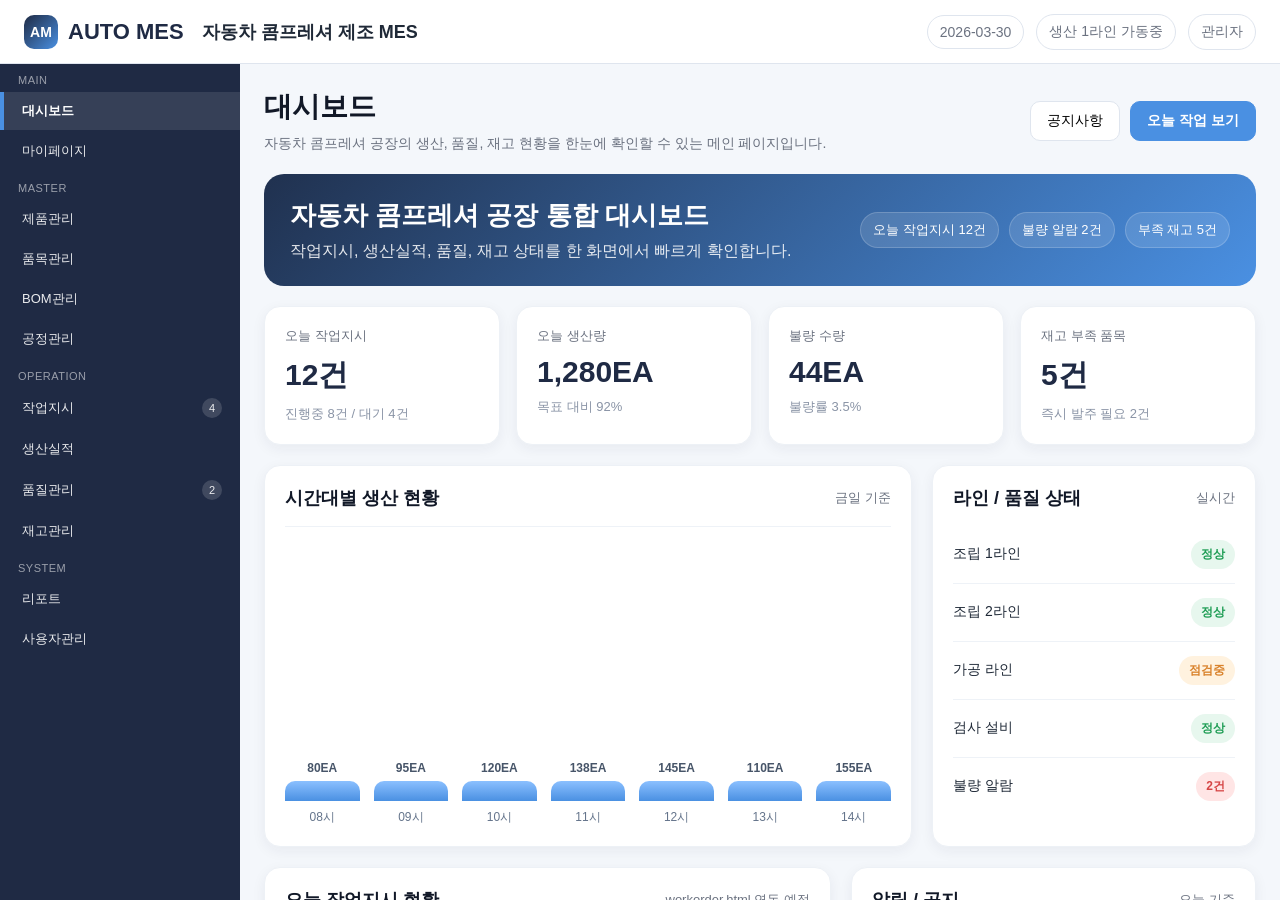
<file: workspace_html/html/index.html>
<!DOCTYPE html>
<html lang="ko">

<head>
    <meta charset="UTF-8" />
    <meta name="viewport" content="width=device-width, initial-scale=1.0" />
    <title>AUTO MES | 대시보드</title>
    <script src="../js/common.js" defer></script>
    <link rel="stylesheet" href="../css/common.css" />
    <link rel="stylesheet" href="../css/page.css" />
</head>

<body>
    <header class="header">
        <div class="header-left">
            
            <a href="./index.html" class="logo">
                <span class="logo-mark">AM</span>
                <span>AUTO MES</span>
            </a>
            
            <div class="header-title">자동차 콤프레셔 제조 MES</div>
        </div>

        <div class="header-right">
            <div class="header-chip">2026-03-30</div>
            <div class="header-chip">생산 1라인 가동중</div>
            <div class="header-chip">관리자</div>
        </div>
        <button type="button" class="menu-toggle" id="menuToggle">☰</button>
    </header>

    <div class="layout">
        <aside class="snb" id="snb">
            <div class="snb-section">
                <div class="snb-title">MAIN</div>
                <ul class="snb-menu">
                    <li class="active"><a href="./index.html">대시보드</a></li>
                    <li><a href="./mypage.html">마이페이지</a></li>
                </ul>
            </div>

            <div class="snb-section">
                <div class="snb-title">MASTER</div>
                <ul class="snb-menu">
                    <li><a href="./product.html">제품관리</a></li>
                    <li><a href="./item.html">품목관리</a></li>
                    <li><a href="./bom.html">BOM관리</a></li>
                    <li><a href="./process.html">공정관리</a></li>
                </ul>
            </div>

            <div class="snb-section">
                <div class="snb-title">OPERATION</div>
                <ul class="snb-menu">
                    <li><a href="./workorder.html">작업지시 <span class="menu-badge">4</span></a></li>
                    <li><a href="./production.html">생산실적</a></li>
                    <li><a href="./quality.html">품질관리 <span class="menu-badge">2</span></a></li>
                    <li><a href="./stock.html">재고관리</a></li>
                </ul>
            </div>

            <div class="snb-section">
                <div class="snb-title">SYSTEM</div>
                <ul class="snb-menu">
                    <li><a href="./report.html">리포트</a></li>
                    <li><a href="./user.html">사용자관리</a></li>
                </ul>
            </div>
        </aside>

        <div class="snb-overlay" id="snbOverlay"></div>

        <main class="content">
            <div class="page-head">
                <div class="page-head-left">
                    <h1>대시보드</h1>
                    <p>자동차 콤프레셔 공장의 생산, 품질, 재고 현황을 한눈에 확인할 수 있는 메인 페이지입니다.</p>
                </div>

                <div class="page-actions">
                    <button class="btn" type="button">공지사항</button>
                    <button class="btn primary" type="button">오늘 작업 보기</button>
                </div>
            </div>

            <section class="hero-banner">
                <div>
                    <h2>자동차 콤프레셔 공장 통합 대시보드</h2>
                    <p>작업지시, 생산실적, 품질, 재고 상태를 한 화면에서 빠르게 확인합니다.</p>
                </div>

                <div class="pill-row">
                    <span class="pill">오늘 작업지시 12건</span>
                    <span class="pill">불량 알람 2건</span>
                    <span class="pill">부족 재고 5건</span>
                </div>
            </section>

            <section class="top-cards">
                <div class="card">
                    <div class="card-label">오늘 작업지시</div>
                    <div class="card-value">12건</div>
                    <div class="card-meta">진행중 8건 / 대기 4건</div>
                </div>

                <div class="card">
                    <div class="card-label">오늘 생산량</div>
                    <div class="card-value">1,280EA</div>
                    <div class="card-meta">목표 대비 92%</div>
                </div>

                <div class="card">
                    <div class="card-label">불량 수량</div>
                    <div class="card-value">44EA</div>
                    <div class="card-meta">불량률 3.5%</div>
                </div>

                <div class="card">
                    <div class="card-label">재고 부족 품목</div>
                    <div class="card-value">5건</div>
                    <div class="card-meta">즉시 발주 필요 2건</div>
                </div>
            </section>

            <section class="grid-2">
                <div class="card">
                    <div class="section-title">
                        <h2>시간대별 생산 현황</h2>
                        <span>금일 기준</span>
                    </div>

                    <div class="chart-box">
                        <div class="bar-item">
                            <strong>80EA</strong>
                            <div class="bar" style="height:42%"></div>
                            <p>08시</p>
                        </div>
                        <div class="bar-item">
                            <strong>95EA</strong>
                            <div class="bar" style="height:52%"></div>
                            <p>09시</p>
                        </div>
                        <div class="bar-item">
                            <strong>120EA</strong>
                            <div class="bar" style="height:66%"></div>
                            <p>10시</p>
                        </div>
                        <div class="bar-item">
                            <strong>138EA</strong>
                            <div class="bar" style="height:78%"></div>
                            <p>11시</p>
                        </div>
                        <div class="bar-item">
                            <strong>145EA</strong>
                            <div class="bar" style="height:86%"></div>
                            <p>12시</p>
                        </div>
                        <div class="bar-item">
                            <strong>110EA</strong>
                            <div class="bar" style="height:62%"></div>
                            <p>13시</p>
                        </div>
                        <div class="bar-item">
                            <strong>155EA</strong>
                            <div class="bar" style="height:92%"></div>
                            <p>14시</p>
                        </div>
                    </div>
                </div>

                <div class="card">
                    <div class="section-title">
                        <h2>라인 / 품질 상태</h2>
                        <span>실시간</span>
                    </div>

                    <ul class="status-list">
                        <li><span>조립 1라인</span><span class="badge ok">정상</span></li>
                        <li><span>조립 2라인</span><span class="badge ok">정상</span></li>
                        <li><span>가공 라인</span><span class="badge warn">점검중</span></li>
                        <li><span>검사 설비</span><span class="badge ok">정상</span></li>
                        <li><span>불량 알람</span><span class="badge danger">2건</span></li>
                    </ul>
                </div>
            </section>

            <section class="grid-bottom">
                <div class="card">
                    <div class="section-title">
                        <h2>오늘 작업지시 현황</h2>
                        <span>workorder.html 연동 예정</span>
                    </div>

                    <div class="table-wrap">
                        <table>
                            <thead>
                                <tr>
                                    <th>작업번호</th>
                                    <th>제품명</th>
                                    <th>공정</th>
                                    <th>진행률</th>
                                    <th>상태</th>
                                </tr>
                            </thead>
                            <tbody>
                                <tr>
                                    <td>WO-260330-001</td>
                                    <td>COMP-A100</td>
                                    <td>조립</td>
                                    <td>
                                        <div class="progress-wrap">
                                            <div class="progress-bar" style="width:75%"></div>
                                        </div>
                                        75%
                                    </td>
                                    <td>진행중</td>
                                </tr>
                                <tr>
                                    <td>WO-260330-002</td>
                                    <td>COMP-B210</td>
                                    <td>가공</td>
                                    <td>
                                        <div class="progress-wrap">
                                            <div class="progress-bar" style="width:48%"></div>
                                        </div>
                                        48%
                                    </td>
                                    <td>진행중</td>
                                </tr>
                                <tr>
                                    <td>WO-260330-003</td>
                                    <td>COMP-E300</td>
                                    <td>검사</td>
                                    <td>
                                        <div class="progress-wrap">
                                            <div class="progress-bar" style="width:100%"></div>
                                        </div>
                                        100%
                                    </td>
                                    <td>완료</td>
                                </tr>
                                <tr>
                                    <td>WO-260330-004</td>
                                    <td>COMP-H120</td>
                                    <td>포장</td>
                                    <td>
                                        <div class="progress-wrap">
                                            <div class="progress-bar" style="width:22%"></div>
                                        </div>
                                        22%
                                    </td>
                                    <td>대기</td>
                                </tr>
                            </tbody>
                        </table>
                    </div>
                </div>

                <div class="card">
                    <div class="section-title">
                        <h2>알림 / 공지</h2>
                        <span>오늘 기준</span>
                    </div>

                    <ul class="notice-list">
                        <li>
                            <div>
                                <strong>가공 라인 정기 점검 예정</strong>
                                <p>설비관리 · 오전 09:00</p>
                            </div>
                            <span class="badge warn">점검</span>
                        </li>
                        <li>
                            <div>
                                <strong>COMP-A100 자재 재고 부족</strong>
                                <p>재고관리 · 오전 08:35</p>
                            </div>
                            <span class="badge danger">긴급</span>
                        </li>
                        <li>
                            <div>
                                <strong>조립 1라인 생산 목표 90% 달성</strong>
                                <p>생산실적 · 오전 08:10</p>
                            </div>
                            <span class="badge ok">정상</span>
                        </li>
                        <li>
                            <div>
                                <strong>금일 품질 검사 계획 등록 완료</strong>
                                <p>품질관리 · 오전 07:50</p>
                            </div>
                            <span class="badge ok">완료</span>
                        </li>
                    </ul>
                </div>
            </section>
        </main>
    </div>
</body>

</html>
</file>
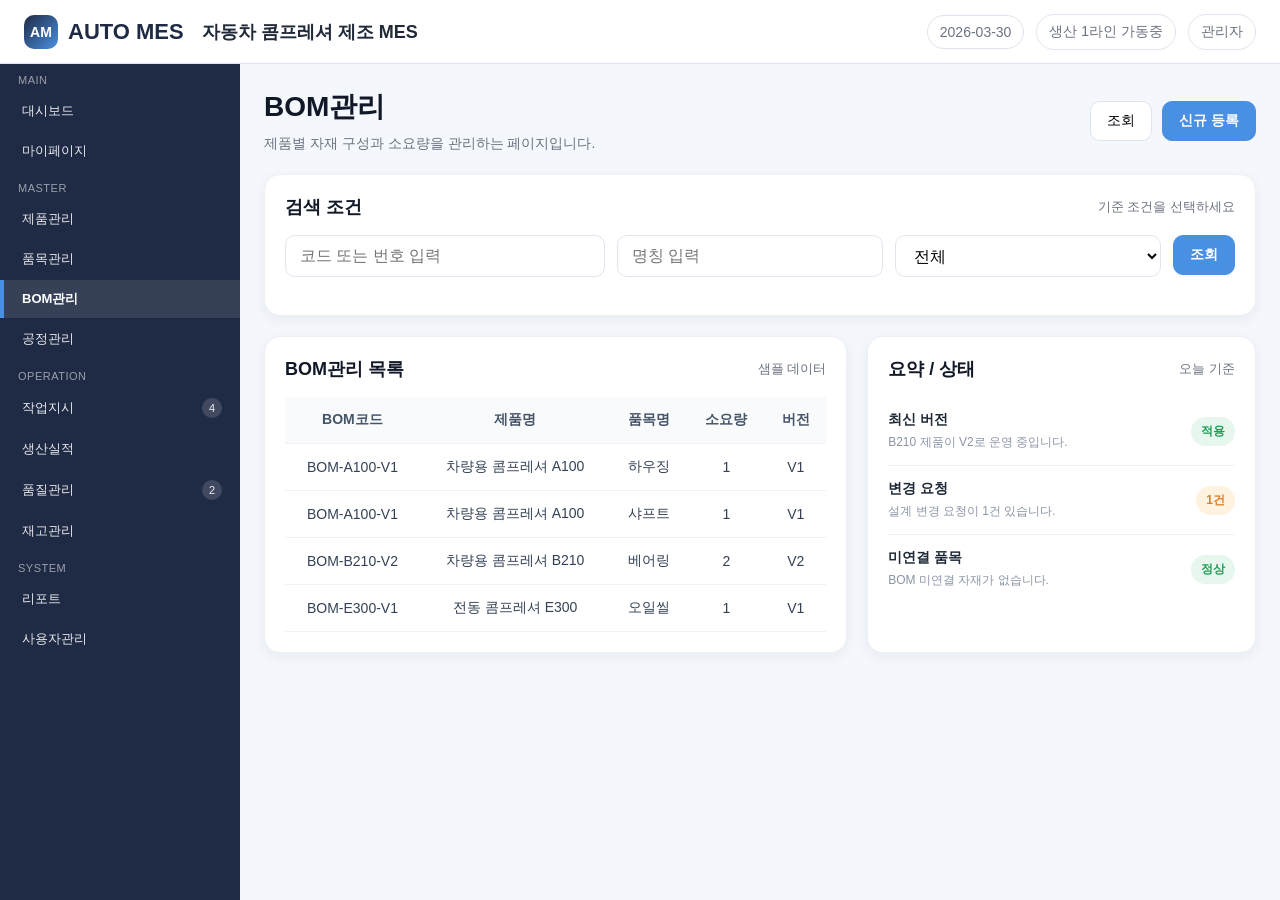
<file: workspace_html/html/bom.html>
<!DOCTYPE html>
<html lang="ko">

<head>
    <meta charset="UTF-8" />
    <meta name="viewport" content="width=device-width, initial-scale=1.0" />
    <title>AUTO MES | BOM관리</title>
    <script src="../js/common.js" defer></script>
    <link rel="stylesheet" href="../css/common.css" />
    <link rel="stylesheet" href="../css/page.css" />
</head>

<body>
    <header class="header">
        <div class="header-left"><a href="./index.html" class="logo"><span class="logo-mark">AM</span><span>AUTO
                    MES</span></a>
            <div class="header-title">자동차 콤프레셔 제조 MES</div>
        </div>
        <div class="header-right">
            <div class="header-chip">2026-03-30</div>
            <div class="header-chip">생산 1라인 가동중</div>
            <div class="header-chip">관리자</div>
        </div>
        <button type="button" class="menu-toggle" id="menuToggle">☰</button>
    </header>
    <div class="layout">
        <aside class="snb" id="snb">
            <div class="snb-section">
                <div class="snb-title">MAIN</div>
                <ul class="snb-menu">
                    <li><a href="./index.html">대시보드</a></li>
                    <li><a href="./mypage.html">마이페이지</a></li>
                </ul>
            </div>

            <div class="snb-section">
                <div class="snb-title">MASTER</div>
                <ul class="snb-menu">
                    <li><a href="./product.html">제품관리</a></li>
                    <li><a href="./item.html">품목관리</a></li>
                    <li class="active"><a href="./bom.html">BOM관리</a></li>
                    <li><a href="./process.html">공정관리</a></li>
                </ul>
            </div>

            <div class="snb-section">
                <div class="snb-title">OPERATION</div>
                <ul class="snb-menu">
                    <li><a href="./workorder.html">작업지시 <span class="menu-badge">4</span></a></li>
                    <li><a href="./production.html">생산실적</a></li>
                    <li><a href="./quality.html">품질관리 <span class="menu-badge">2</span></a></li>
                    <li><a href="./stock.html">재고관리</a></li>
                </ul>
            </div>

            <div class="snb-section">
                <div class="snb-title">SYSTEM</div>
                <ul class="snb-menu">
                    <li><a href="./report.html">리포트</a></li>
                    <li><a href="./user.html">사용자관리</a></li>
                </ul>
            </div>
        </aside>

        <div class="snb-overlay" id="snbOverlay"></div>
        <main class="content">
            <div class="page-head">
                <div class="page-head-left">
                    <h1>BOM관리</h1>
                    <p>제품별 자재 구성과 소요량을 관리하는 페이지입니다.</p>
                </div>
                <div class="page-actions"><button class="btn" type="button">조회</button><button class="btn primary"
                        type="button">신규 등록</button></div>
            </div>
            <section class="card" style="margin-bottom:20px">
                <div class="section-title">
                    <h2>검색 조건</h2><span>기준 조건을 선택하세요</span>
                </div>
                <div class="search-row"><input class="input" type="text" placeholder="코드 또는 번호 입력" /><input
                        class="input" type="text" placeholder="명칭 입력" /><select class="select">
                        <option>전체</option>
                        <option>사용</option>
                        <option>미사용</option>
                    </select><button class="btn primary" type="button">조회</button></div>
            </section>
            <section class="panel-grid">
                <div class="card">
                    <div class="section-title">
                        <h2>BOM관리 목록</h2><span>샘플 데이터</span>
                    </div>
                    <div class="table-wrap">
                        <table>
                            <thead>
                                <tr>
                                    <th>BOM코드</th>
                                    <th>제품명</th>
                                    <th>품목명</th>
                                    <th>소요량</th>
                                    <th>버전</th>
                                </tr>
                            </thead>
                            <tbody>
                                <tr>
                                    <td>BOM-A100-V1</td>
                                    <td>차량용 콤프레셔 A100</td>
                                    <td>하우징</td>
                                    <td>1</td>
                                    <td>V1</td>
                                </tr>
                                <tr>
                                    <td>BOM-A100-V1</td>
                                    <td>차량용 콤프레셔 A100</td>
                                    <td>샤프트</td>
                                    <td>1</td>
                                    <td>V1</td>
                                </tr>
                                <tr>
                                    <td>BOM-B210-V2</td>
                                    <td>차량용 콤프레셔 B210</td>
                                    <td>베어링</td>
                                    <td>2</td>
                                    <td>V2</td>
                                </tr>
                                <tr>
                                    <td>BOM-E300-V1</td>
                                    <td>전동 콤프레셔 E300</td>
                                    <td>오일씰</td>
                                    <td>1</td>
                                    <td>V1</td>
                                </tr>
                            </tbody>
                        </table>
                    </div>
                </div>
                <div class="card">
                    <div class="section-title">
                        <h2>요약 / 상태</h2><span>오늘 기준</span>
                    </div>
                    <ul class="summary-list">
                        <li>
                            <div><strong>최신 버전</strong>
                                <p>B210 제품이 V2로 운영 중입니다.</p>
                            </div><span class="badge ok">적용</span>
                        </li>
                        <li>
                            <div><strong>변경 요청</strong>
                                <p>설계 변경 요청이 1건 있습니다.</p>
                            </div><span class="badge warn">1건</span>
                        </li>
                        <li>
                            <div><strong>미연결 품목</strong>
                                <p>BOM 미연결 자재가 없습니다.</p>
                            </div><span class="badge ok">정상</span>
                        </li>
                    </ul>
                </div>
            </section>
        </main>
    </div>
</body>

</html>
</file>
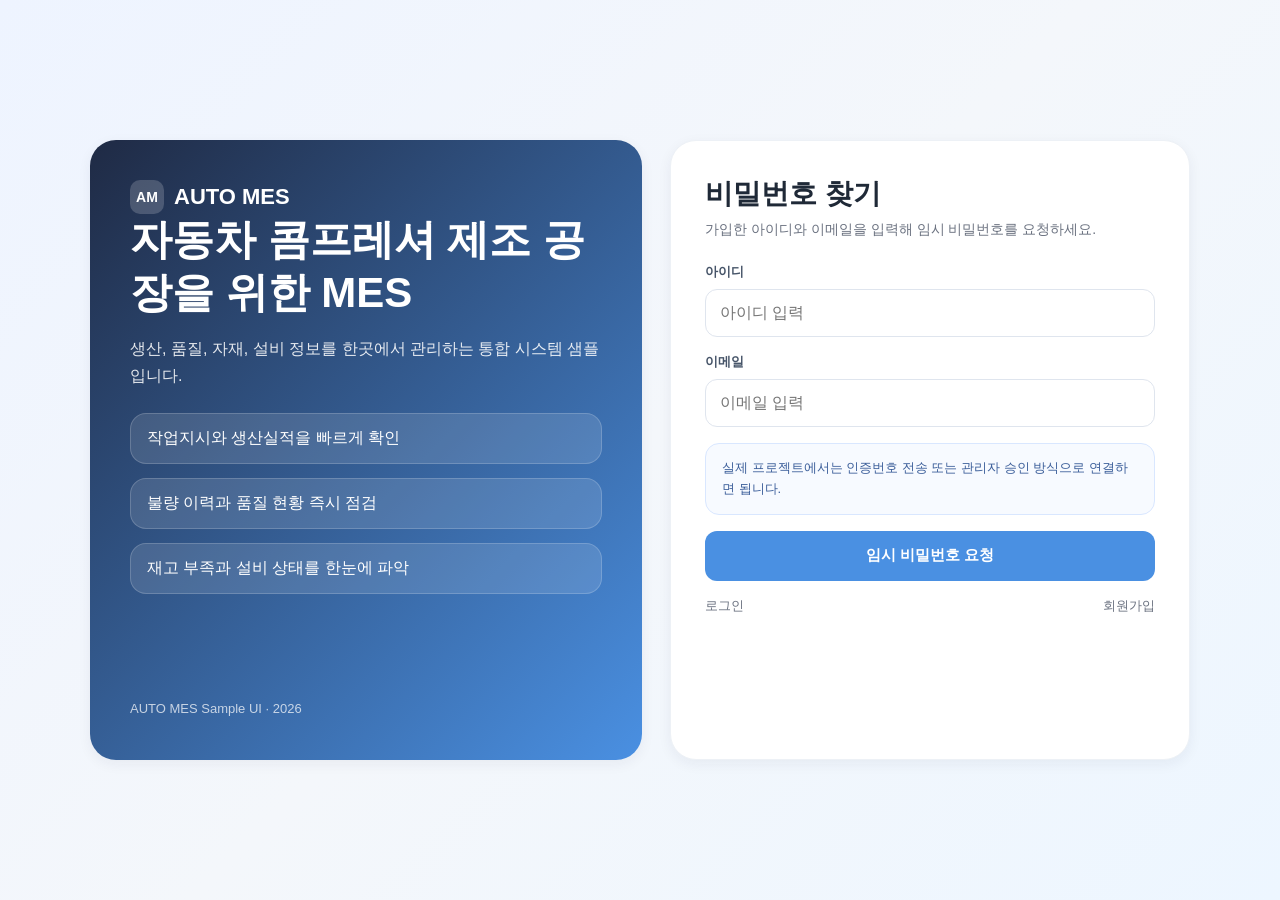
<file: workspace_html/html/findpw.html>
<!DOCTYPE html>
<html lang="ko">

<head>
    <meta charset="UTF-8" />
    <meta name="viewport" content="width=device-width, initial-scale=1.0" />
    <title>AUTO MES | 비밀번호 찾기</title>
    <link rel="stylesheet" href="../css/common.css" />
    <link rel="stylesheet" href="../css/auth.css" />
</head>

<body class="auth-body">
    <div class="auth-wrap">
        <section class="auth-visual">
            <div><a href="./login.html" class="logo" style="color:#fff"><span class="logo-mark"
                        style="background:rgba(255,255,255,.18)">AM</span><span>AUTO MES</span></a>
                <h1>자동차 콤프레셔 제조 공장을 위한 MES</h1>
                <p>생산, 품질, 자재, 설비 정보를 한곳에서 관리하는 통합 시스템 샘플입니다.</p>
                <ul class="auth-bullets">
                    <li>작업지시와 생산실적을 빠르게 확인</li>
                    <li>불량 이력과 품질 현황 즉시 점검</li>
                    <li>재고 부족과 설비 상태를 한눈에 파악</li>
                </ul>
            </div>
            <p style="font-size:13px;color:rgba(255,255,255,.72)">AUTO MES Sample UI · 2026</p>
        </section>
        <section class="auth-card">
            <div class="auth-title">
                <h2>비밀번호 찾기</h2>
                <p>가입한 아이디와 이메일을 입력해 임시 비밀번호를 요청하세요.</p>
            </div>
            <form class="auth-form">
                <div class="auth-row"><label>아이디</label><input class="auth-input" type="text" placeholder="아이디 입력" />
                </div>
                <div class="auth-row"><label>이메일</label><input class="auth-input" type="email" placeholder="이메일 입력" />
                </div>
                <div class="auth-note">실제 프로젝트에서는 인증번호 전송 또는 관리자 승인 방식으로 연결하면 됩니다.</div><button class="auth-btn"
                    type="button">임시 비밀번호 요청</button>
                <div class="auth-links"><a href="./login.html">로그인</a><a href="./signup.html">회원가입</a></div>
            </form>
        </section>
    </div>
</body>

</html>
</file>
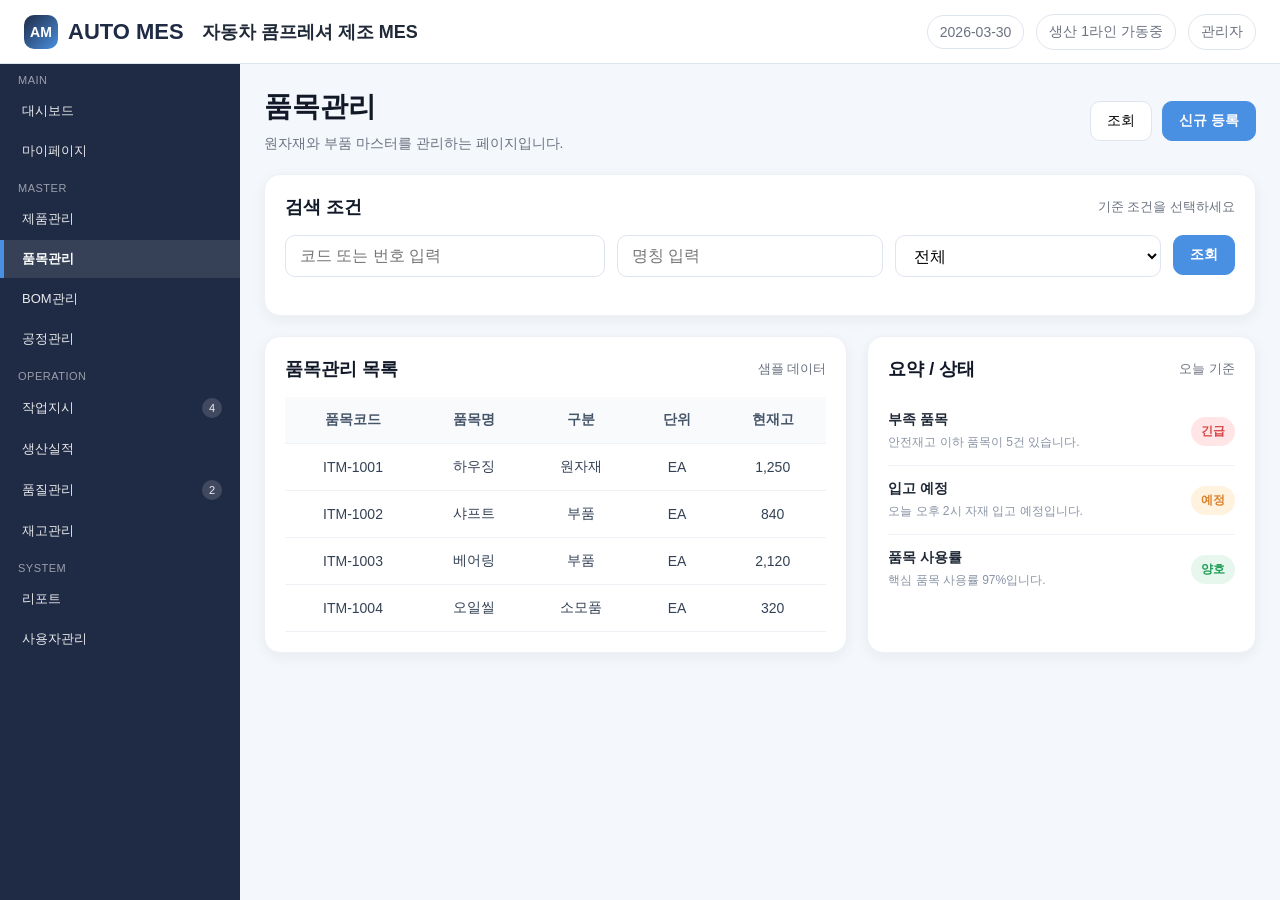
<file: workspace_html/html/item.html>
<!DOCTYPE html>
<html lang="ko">

<head>
    <meta charset="UTF-8" />
    <meta name="viewport" content="width=device-width, initial-scale=1.0" />
    <title>AUTO MES | 품목관리</title>
    <script src="../js/common.js" defer></script>
    <link rel="stylesheet" href="../css/common.css" />
    <link rel="stylesheet" href="../css/page.css" />
</head>

<body>
    <header class="header">
        <div class="header-left"><a href="./index.html" class="logo"><span class="logo-mark">AM</span><span>AUTO
                    MES</span></a>
            <div class="header-title">자동차 콤프레셔 제조 MES</div>
        </div>
        <div class="header-right">
            <div class="header-chip">2026-03-30</div>
            <div class="header-chip">생산 1라인 가동중</div>
            <div class="header-chip">관리자</div>
        </div>
        <button type="button" class="menu-toggle" id="menuToggle">☰</button>
    </header>
    <div class="layout">
        <aside class="snb" id="snb">
            <div class="snb-section">
                <div class="snb-title">MAIN</div>
                <ul class="snb-menu">
                    <li><a href="./index.html">대시보드</a></li>
                    <li><a href="./mypage.html">마이페이지</a></li>
                </ul>
            </div>

            <div class="snb-section">
                <div class="snb-title">MASTER</div>
                <ul class="snb-menu">
                    <li><a href="./product.html">제품관리</a></li>
                    <li class="active"><a href="./item.html">품목관리</a></li>
                    <li><a href="./bom.html">BOM관리</a></li>
                    <li><a href="./process.html">공정관리</a></li>
                </ul>
            </div>

            <div class="snb-section">
                <div class="snb-title">OPERATION</div>
                <ul class="snb-menu">
                    <li><a href="./workorder.html">작업지시 <span class="menu-badge">4</span></a></li>
                    <li><a href="./production.html">생산실적</a></li>
                    <li><a href="./quality.html">품질관리 <span class="menu-badge">2</span></a></li>
                    <li><a href="./stock.html">재고관리</a></li>
                </ul>
            </div>

            <div class="snb-section">
                <div class="snb-title">SYSTEM</div>
                <ul class="snb-menu">
                    <li><a href="./report.html">리포트</a></li>
                    <li><a href="./user.html">사용자관리</a></li>
                </ul>
            </div>
        </aside>

        <div class="snb-overlay" id="snbOverlay"></div>
        <main class="content">
            <div class="page-head">
                <div class="page-head-left">
                    <h1>품목관리</h1>
                    <p>원자재와 부품 마스터를 관리하는 페이지입니다.</p>
                </div>
                <div class="page-actions"><button class="btn" type="button">조회</button><button class="btn primary"
                        type="button">신규 등록</button></div>
            </div>
            <section class="card" style="margin-bottom:20px">
                <div class="section-title">
                    <h2>검색 조건</h2><span>기준 조건을 선택하세요</span>
                </div>
                <div class="search-row"><input class="input" type="text" placeholder="코드 또는 번호 입력" /><input
                        class="input" type="text" placeholder="명칭 입력" /><select class="select">
                        <option>전체</option>
                        <option>사용</option>
                        <option>미사용</option>
                    </select><button class="btn primary" type="button">조회</button></div>
            </section>
            <section class="panel-grid">
                <div class="card">
                    <div class="section-title">
                        <h2>품목관리 목록</h2><span>샘플 데이터</span>
                    </div>
                    <div class="table-wrap">
                        <table>
                            <thead>
                                <tr>
                                    <th>품목코드</th>
                                    <th>품목명</th>
                                    <th>구분</th>
                                    <th>단위</th>
                                    <th>현재고</th>
                                </tr>
                            </thead>
                            <tbody>
                                <tr>
                                    <td>ITM-1001</td>
                                    <td>하우징</td>
                                    <td>원자재</td>
                                    <td>EA</td>
                                    <td>1,250</td>
                                </tr>
                                <tr>
                                    <td>ITM-1002</td>
                                    <td>샤프트</td>
                                    <td>부품</td>
                                    <td>EA</td>
                                    <td>840</td>
                                </tr>
                                <tr>
                                    <td>ITM-1003</td>
                                    <td>베어링</td>
                                    <td>부품</td>
                                    <td>EA</td>
                                    <td>2,120</td>
                                </tr>
                                <tr>
                                    <td>ITM-1004</td>
                                    <td>오일씰</td>
                                    <td>소모품</td>
                                    <td>EA</td>
                                    <td>320</td>
                                </tr>
                            </tbody>
                        </table>
                    </div>
                </div>
                <div class="card">
                    <div class="section-title">
                        <h2>요약 / 상태</h2><span>오늘 기준</span>
                    </div>
                    <ul class="summary-list">
                        <li>
                            <div><strong>부족 품목</strong>
                                <p>안전재고 이하 품목이 5건 있습니다.</p>
                            </div><span class="badge danger">긴급</span>
                        </li>
                        <li>
                            <div><strong>입고 예정</strong>
                                <p>오늘 오후 2시 자재 입고 예정입니다.</p>
                            </div><span class="badge warn">예정</span>
                        </li>
                        <li>
                            <div><strong>품목 사용률</strong>
                                <p>핵심 품목 사용률 97%입니다.</p>
                            </div><span class="badge ok">양호</span>
                        </li>
                    </ul>
                </div>
            </section>
        </main>
    </div>
</body>

</html>
</file>
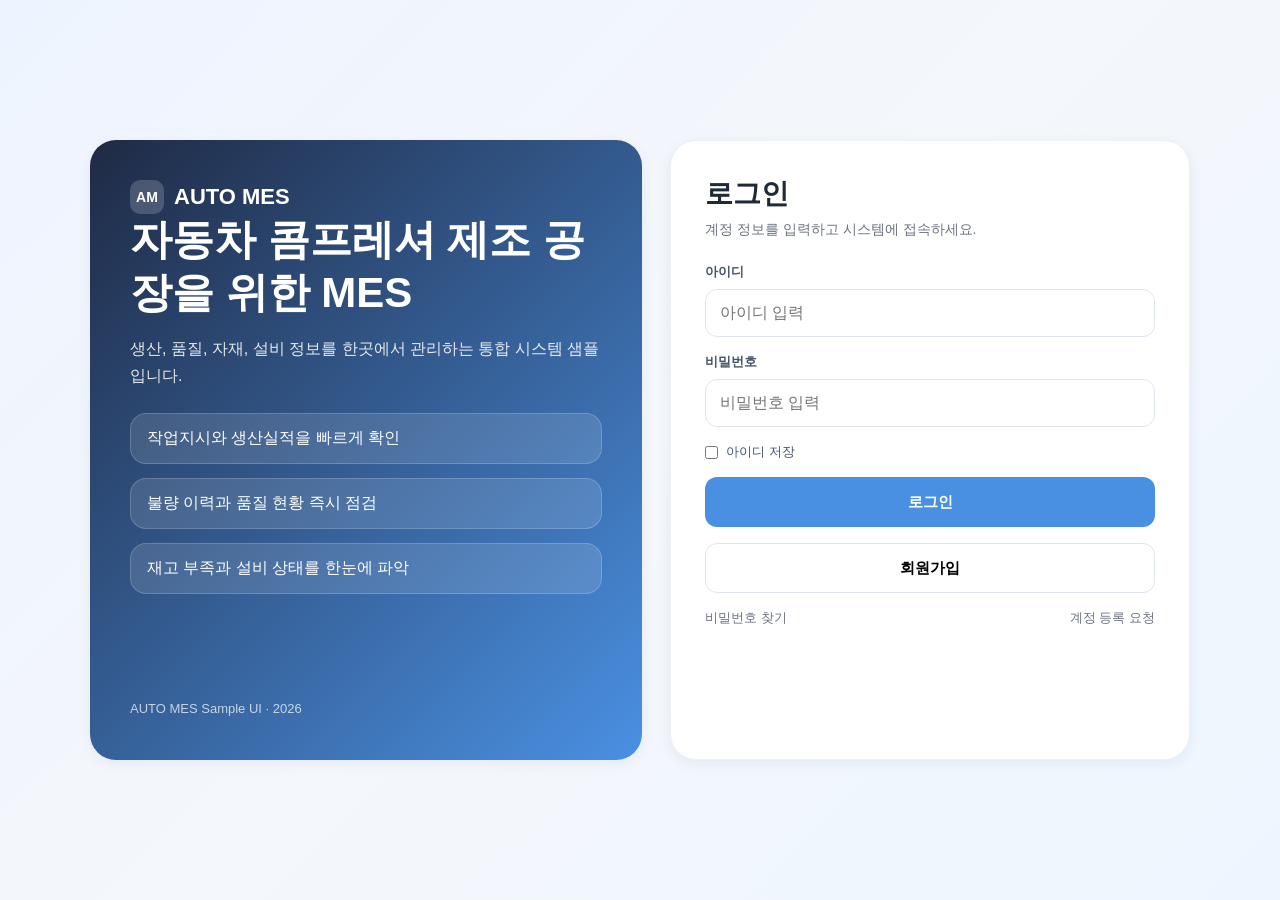
<file: workspace_html/html/login.html>
<!DOCTYPE html>
<html lang="ko">

<head>
    <meta charset="UTF-8" />
    <meta name="viewport" content="width=device-width, initial-scale=1.0" />
    <title>AUTO MES | 로그인</title>
    <link rel="stylesheet" href="../css/common.css" />
    <link rel="stylesheet" href="../css/auth.css" />
</head>

<body class="auth-body">
    <div class="auth-wrap">
        <section class="auth-visual">
            <div><a href="./login.html" class="logo" style="color:#fff"><span class="logo-mark"
                        style="background:rgba(255,255,255,.18)">AM</span><span>AUTO MES</span></a>
                <h1>자동차 콤프레셔 제조 공장을 위한 MES</h1>
                <p>생산, 품질, 자재, 설비 정보를 한곳에서 관리하는 통합 시스템 샘플입니다.</p>
                <ul class="auth-bullets">
                    <li>작업지시와 생산실적을 빠르게 확인</li>
                    <li>불량 이력과 품질 현황 즉시 점검</li>
                    <li>재고 부족과 설비 상태를 한눈에 파악</li>
                </ul>
            </div>
            <p style="font-size:13px;color:rgba(255,255,255,.72)">AUTO MES Sample UI · 2026</p>
        </section>
        <section class="auth-card">
            <div class="auth-title">
                <h2>로그인</h2>
                <p>계정 정보를 입력하고 시스템에 접속하세요.</p>
            </div>
            <form class="auth-form">
                <div class="auth-row"><label>아이디</label><input class="auth-input" type="text" placeholder="아이디 입력" />
                </div>
                <div class="auth-row"><label>비밀번호</label><input class="auth-input" type="password"
                        placeholder="비밀번호 입력" /></div><label class="checkbox-row"><input type="checkbox" /> 아이디
                    저장</label><button class="auth-btn" type="button"
                    onclick="location.href='./index.html'">로그인</button><button class="auth-subbtn" type="button"
                    onclick="location.href='./signup.html'">회원가입</button>
                <div class="auth-links"><a href="./findpw.html">비밀번호 찾기</a><a href="./signup.html">계정 등록 요청</a></div>
            </form>
        </section>
    </div>
</body>

</html>
</file>
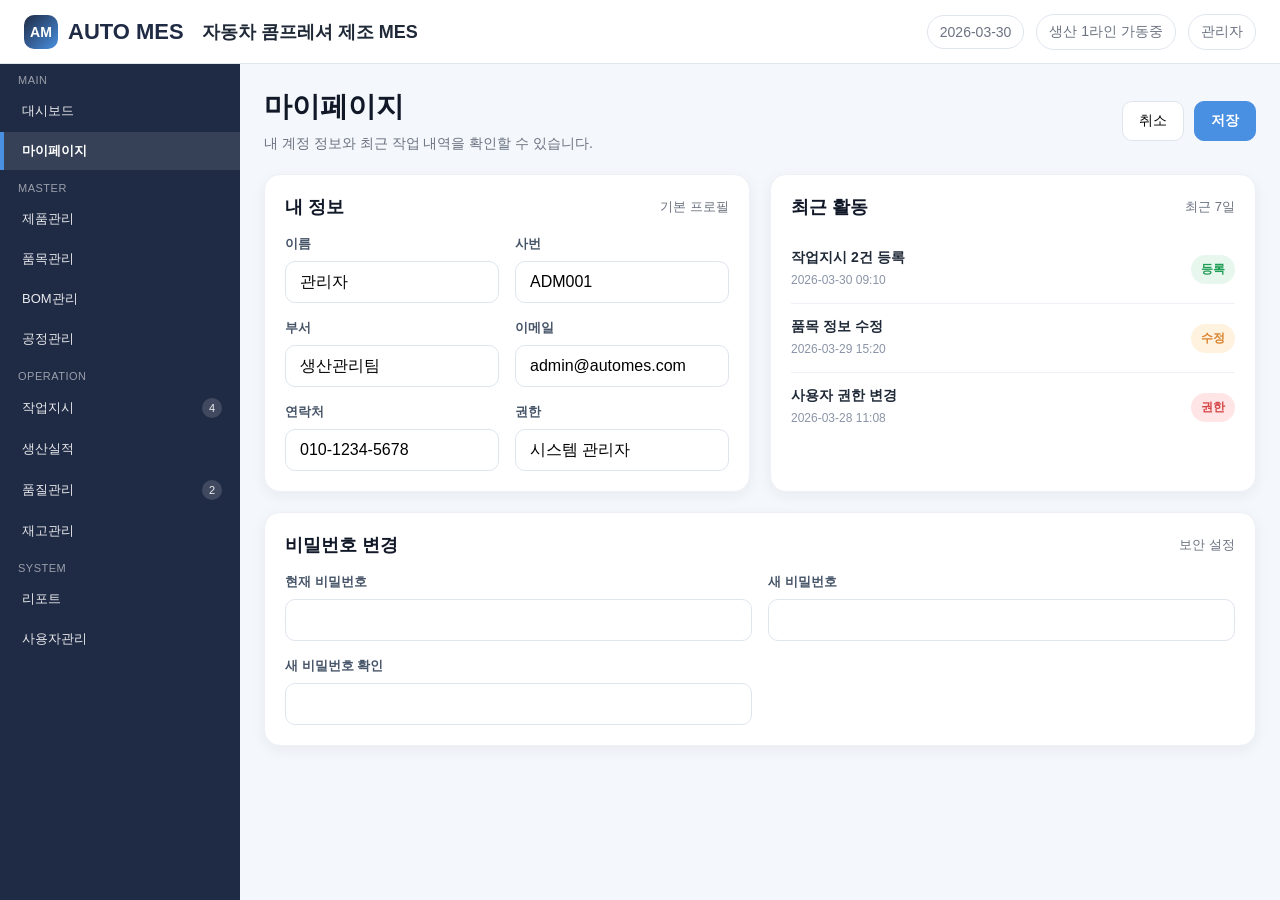
<file: workspace_html/html/mypage.html>
<!DOCTYPE html>
<html lang="ko">

<head>
    <meta charset="UTF-8" />
    <meta name="viewport" content="width=device-width, initial-scale=1.0" />
    <title>AUTO MES | 마이페이지</title>
    <script src="../js/common.js" defer></script>
    <link rel="stylesheet" href="../css/common.css" />
    <link rel="stylesheet" href="../css/page.css" />
</head>

<body>
    <header class="header">
        <div class="header-left"><a href="./index.html" class="logo"><span class="logo-mark">AM</span><span>AUTO
                    MES</span></a>
            <div class="header-title">자동차 콤프레셔 제조 MES</div>
        </div>
        <div class="header-right">
            <div class="header-chip">2026-03-30</div>
            <div class="header-chip">생산 1라인 가동중</div>
            <div class="header-chip">관리자</div>
        </div>
        <button type="button" class="menu-toggle" id="menuToggle">☰</button>
    </header>
    <div class="layout">
        <aside class="snb" id="snb">
            <div class="snb-section">
                <div class="snb-title">MAIN</div>
                <ul class="snb-menu">
                    <li><a href="./index.html">대시보드</a></li>
                    <li class="active"><a href="./mypage.html">마이페이지</a></li>
                </ul>
            </div>

            <div class="snb-section">
                <div class="snb-title">MASTER</div>
                <ul class="snb-menu">
                    <li><a href="./product.html">제품관리</a></li>
                    <li><a href="./item.html">품목관리</a></li>
                    <li><a href="./bom.html">BOM관리</a></li>
                    <li><a href="./process.html">공정관리</a></li>
                </ul>
            </div>

            <div class="snb-section">
                <div class="snb-title">OPERATION</div>
                <ul class="snb-menu">
                    <li><a href="./workorder.html">작업지시 <span class="menu-badge">4</span></a></li>
                    <li><a href="./production.html">생산실적</a></li>
                    <li><a href="./quality.html">품질관리 <span class="menu-badge">2</span></a></li>
                    <li><a href="./stock.html">재고관리</a></li>
                </ul>
            </div>

            <div class="snb-section">
                <div class="snb-title">SYSTEM</div>
                <ul class="snb-menu">
                    <li><a href="./report.html">리포트</a></li>
                    <li><a href="./user.html">사용자관리</a></li>
                </ul>
            </div>
        </aside>

        <div class="snb-overlay" id="snbOverlay"></div>
        <main class="content">
            <div class="page-head">
                <div class="page-head-left">
                    <h1>마이페이지</h1>
                    <p>내 계정 정보와 최근 작업 내역을 확인할 수 있습니다.</p>
                </div>
                <div class="page-actions"><button class="btn" type="button">취소</button><button class="btn primary"
                        type="button">저장</button></div>
            </div>
            <section class="two-col">
                <div class="card">
                    <div class="section-title">
                        <h2>내 정보</h2><span>기본 프로필</span>
                    </div>
                    <div class="form-grid">
                        <div class="form-group"><label>이름</label><input class="input" type="text" value="관리자" /></div>
                        <div class="form-group"><label>사번</label><input class="input" type="text" value="ADM001" />
                        </div>
                        <div class="form-group"><label>부서</label><input class="input" type="text" value="생산관리팀" /></div>
                        <div class="form-group"><label>이메일</label><input class="input" type="text"
                                value="admin@automes.com" /></div>
                        <div class="form-group"><label>연락처</label><input class="input" type="text"
                                value="010-1234-5678" /></div>
                        <div class="form-group"><label>권한</label><input class="input" type="text" value="시스템 관리자" />
                        </div>
                    </div>
                </div>
                <div class="card">
                    <div class="section-title">
                        <h2>최근 활동</h2><span>최근 7일</span>
                    </div>
                    <ul class="summary-list">
                        <li>
                            <div><strong>작업지시 2건 등록</strong>
                                <p>2026-03-30 09:10</p>
                            </div><span class="badge ok">등록</span>
                        </li>
                        <li>
                            <div><strong>품목 정보 수정</strong>
                                <p>2026-03-29 15:20</p>
                            </div><span class="badge warn">수정</span>
                        </li>
                        <li>
                            <div><strong>사용자 권한 변경</strong>
                                <p>2026-03-28 11:08</p>
                            </div><span class="badge danger">권한</span>
                        </li>
                    </ul>
                </div>
            </section>
            <section class="card" style="margin-top:20px">
                <div class="section-title">
                    <h2>비밀번호 변경</h2><span>보안 설정</span>
                </div>
                <div class="form-grid">
                    <div class="form-group"><label>현재 비밀번호</label><input class="input" type="password" /></div>
                    <div class="form-group"><label>새 비밀번호</label><input class="input" type="password" /></div>
                    <div class="form-group"><label>새 비밀번호 확인</label><input class="input" type="password" /></div>
                </div>
            </section>
        </main>
    </div>
</body>

</html>
</file>
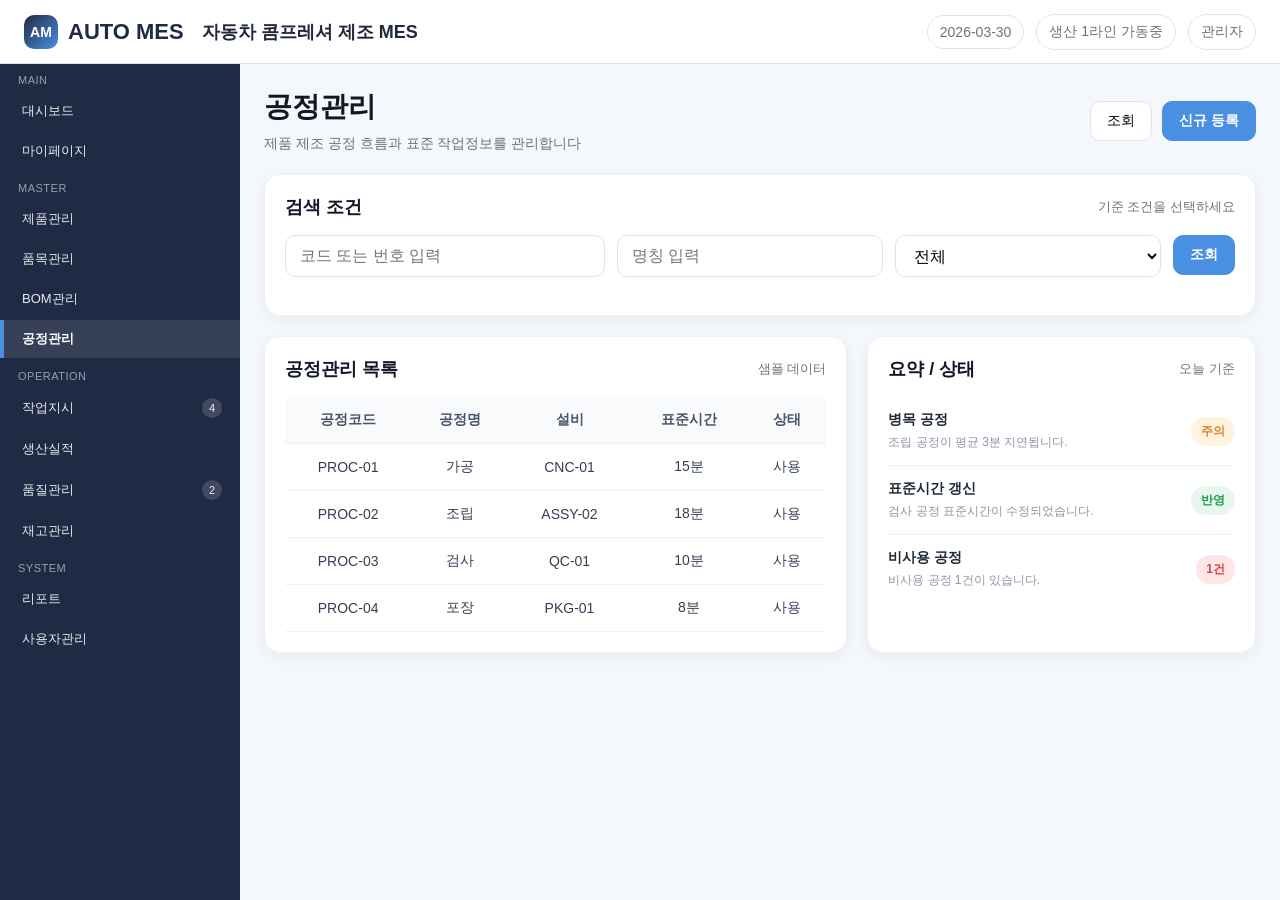
<file: workspace_html/html/process.html>
<!DOCTYPE html>
<html lang="ko">

<head>
    <meta charset="UTF-8" />
    <meta name="viewport" content="width=device-width, initial-scale=1.0" />
    <title>AUTO MES | 공정관리</title>
    <script src="../js/common.js" defer></script>
    <link rel="stylesheet" href="../css/common.css" />
    <link rel="stylesheet" href="../css/page.css" />
</head>

<body>
    <header class="header">
        <div class="header-left"><a href="./index.html" class="logo"><span class="logo-mark">AM</span><span>AUTO
                    MES</span></a>
            <div class="header-title">자동차 콤프레셔 제조 MES</div>
        </div>
        <div class="header-right">
            <div class="header-chip">2026-03-30</div>
            <div class="header-chip">생산 1라인 가동중</div>
            <div class="header-chip">관리자</div>
        </div>
        <button type="button" class="menu-toggle" id="menuToggle">☰</button>
    </header>
    <div class="layout">
        <aside class="snb" id="snb">
            <div class="snb-section">
                <div class="snb-title">MAIN</div>
                <ul class="snb-menu">
                    <li><a href="./index.html">대시보드</a></li>
                    <li><a href="./mypage.html">마이페이지</a></li>
                </ul>
            </div>

            <div class="snb-section">
                <div class="snb-title">MASTER</div>
                <ul class="snb-menu">
                    <li><a href="./product.html">제품관리</a></li>
                    <li><a href="./item.html">품목관리</a></li>
                    <li><a href="./bom.html">BOM관리</a></li>
                    <li class="active"><a href="./process.html">공정관리</a></li>
                </ul>
            </div>

            <div class="snb-section">
                <div class="snb-title">OPERATION</div>
                <ul class="snb-menu">
                    <li><a href="./workorder.html">작업지시 <span class="menu-badge">4</span></a></li>
                    <li><a href="./production.html">생산실적</a></li>
                    <li><a href="./quality.html">품질관리 <span class="menu-badge">2</span></a></li>
                    <li><a href="./stock.html">재고관리</a></li>
                </ul>
            </div>

            <div class="snb-section">
                <div class="snb-title">SYSTEM</div>
                <ul class="snb-menu">
                    <li><a href="./report.html">리포트</a></li>
                    <li><a href="./user.html">사용자관리</a></li>
                </ul>
            </div>
        </aside>

        <div class="snb-overlay" id="snbOverlay"></div>
        <main class="content">
            <div class="page-head">
                <div class="page-head-left">
                    <h1>공정관리</h1>
                    <p>제품 제조 공정 흐름과 표준 작업정보를 관리합니다</p>
                </div>
                <div class="page-actions"><button class="btn" type="button">조회</button><button class="btn primary"
                        type="button">신규 등록</button></div>
            </div>
            <section class="card" style="margin-bottom:20px">
                <div class="section-title">
                    <h2>검색 조건</h2><span>기준 조건을 선택하세요</span>
                </div>
                <div class="search-row"><input class="input" type="text" placeholder="코드 또는 번호 입력" /><input
                        class="input" type="text" placeholder="명칭 입력" /><select class="select">
                        <option>전체</option>
                        <option>사용</option>
                        <option>미사용</option>
                    </select><button class="btn primary" type="button">조회</button></div>
            </section>
            <section class="panel-grid">
                <div class="card">
                    <div class="section-title">
                        <h2>공정관리 목록</h2><span>샘플 데이터</span>
                    </div>
                    <div class="table-wrap">
                        <table>
                            <thead>
                                <tr>
                                    <th>공정코드</th>
                                    <th>공정명</th>
                                    <th>설비</th>
                                    <th>표준시간</th>
                                    <th>상태</th>
                                </tr>
                            </thead>
                            <tbody>
                                <tr>
                                    <td>PROC-01</td>
                                    <td>가공</td>
                                    <td>CNC-01</td>
                                    <td>15분</td>
                                    <td>사용</td>
                                </tr>
                                <tr>
                                    <td>PROC-02</td>
                                    <td>조립</td>
                                    <td>ASSY-02</td>
                                    <td>18분</td>
                                    <td>사용</td>
                                </tr>
                                <tr>
                                    <td>PROC-03</td>
                                    <td>검사</td>
                                    <td>QC-01</td>
                                    <td>10분</td>
                                    <td>사용</td>
                                </tr>
                                <tr>
                                    <td>PROC-04</td>
                                    <td>포장</td>
                                    <td>PKG-01</td>
                                    <td>8분</td>
                                    <td>사용</td>
                                </tr>
                            </tbody>
                        </table>
                    </div>
                </div>
                <div class="card">
                    <div class="section-title">
                        <h2>요약 / 상태</h2><span>오늘 기준</span>
                    </div>
                    <ul class="summary-list">
                        <li>
                            <div><strong>병목 공정</strong>
                                <p>조립 공정이 평균 3분 지연됩니다.</p>
                            </div><span class="badge warn">주의</span>
                        </li>
                        <li>
                            <div><strong>표준시간 갱신</strong>
                                <p>검사 공정 표준시간이 수정되었습니다.</p>
                            </div><span class="badge ok">반영</span>
                        </li>
                        <li>
                            <div><strong>비사용 공정</strong>
                                <p>비사용 공정 1건이 있습니다.</p>
                            </div><span class="badge danger">1건</span>
                        </li>
                    </ul>
                </div>
            </section>
        </main>
    </div>
</body>

</html>
</file>
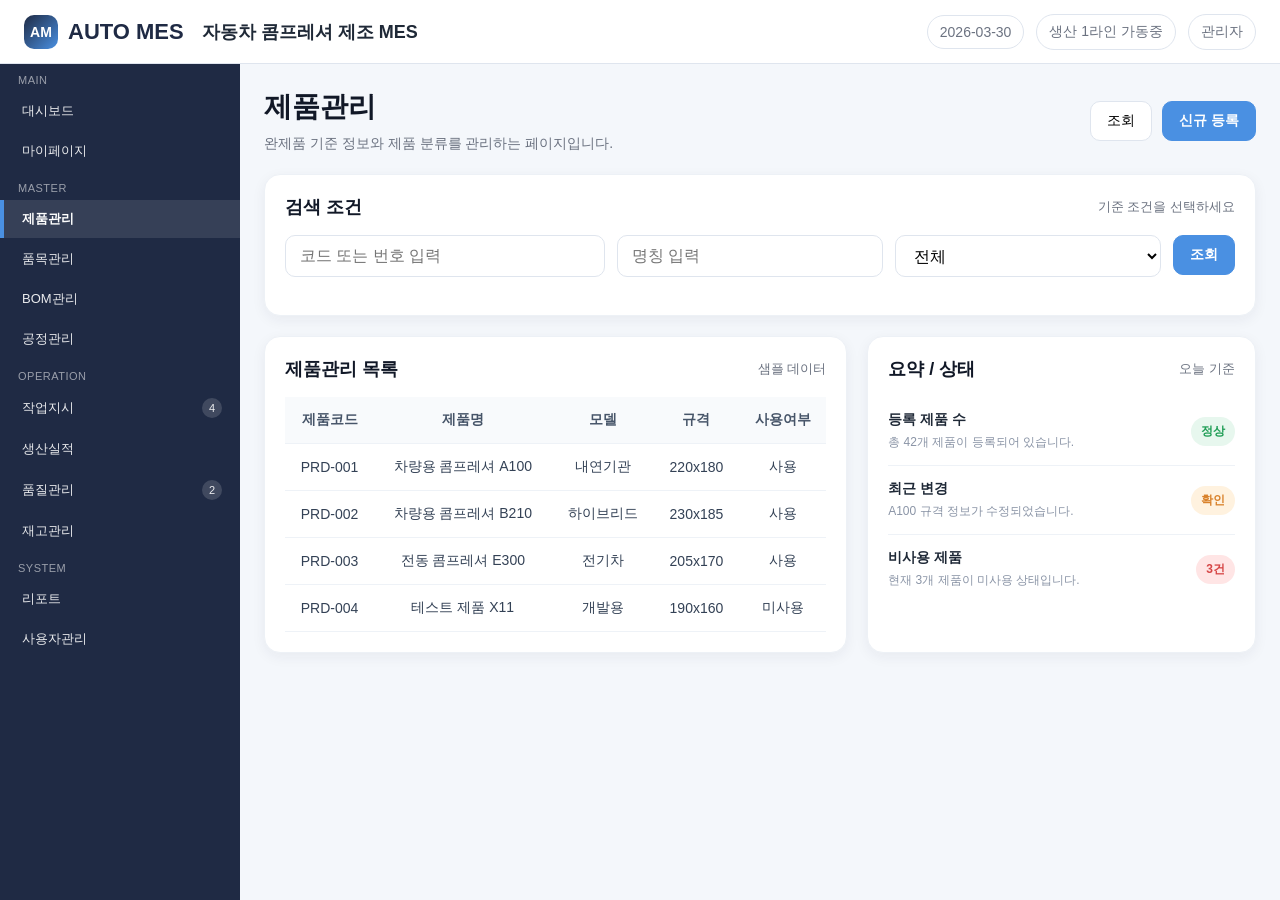
<file: workspace_html/html/product.html>
<!DOCTYPE html>
<html lang="ko">

<head>
    <meta charset="UTF-8" />
    <meta name="viewport" content="width=device-width, initial-scale=1.0" />
    <title>AUTO MES | 제품관리</title>
    <script src="../js/common.js" defer></script>
    <link rel="stylesheet" href="../css/common.css" />
    <link rel="stylesheet" href="../css/page.css" />
</head>

<body>
    <header class="header">
        <div class="header-left"><a href="./index.html" class="logo"><span class="logo-mark">AM</span><span>AUTO
                    MES</span></a>
            <div class="header-title">자동차 콤프레셔 제조 MES</div>
        </div>
        <div class="header-right">
            <div class="header-chip">2026-03-30</div>
            <div class="header-chip">생산 1라인 가동중</div>
            <div class="header-chip">관리자</div>
        </div>
        <button type="button" class="menu-toggle" id="menuToggle">☰</button>
    </header>
    <div class="layout">
        <aside class="snb" id="snb">
            <div class="snb-section">
                <div class="snb-title">MAIN</div>
                <ul class="snb-menu">
                    <li><a href="./index.html">대시보드</a></li>
                    <li><a href="./mypage.html">마이페이지</a></li>
                </ul>
            </div>

            <div class="snb-section">
                <div class="snb-title">MASTER</div>
                <ul class="snb-menu">
                    <li class="active"><a href="./product.html">제품관리</a></li>
                    <li><a href="./item.html">품목관리</a></li>
                    <li><a href="./bom.html">BOM관리</a></li>
                    <li><a href="./process.html">공정관리</a></li>
                </ul>
            </div>

            <div class="snb-section">
                <div class="snb-title">OPERATION</div>
                <ul class="snb-menu">
                    <li><a href="./workorder.html">작업지시 <span class="menu-badge">4</span></a></li>
                    <li><a href="./production.html">생산실적</a></li>
                    <li><a href="./quality.html">품질관리 <span class="menu-badge">2</span></a></li>
                    <li><a href="./stock.html">재고관리</a></li>
                </ul>
            </div>

            <div class="snb-section">
                <div class="snb-title">SYSTEM</div>
                <ul class="snb-menu">
                    <li><a href="./report.html">리포트</a></li>
                    <li><a href="./user.html">사용자관리</a></li>
                </ul>
            </div>
        </aside>

        <div class="snb-overlay" id="snbOverlay"></div>
        <main class="content">
            <div class="page-head">
                <div class="page-head-left">
                    <h1>제품관리</h1>
                    <p>완제품 기준 정보와 제품 분류를 관리하는 페이지입니다.</p>
                </div>
                <div class="page-actions"><button class="btn" type="button">조회</button><button class="btn primary"
                        type="button">신규 등록</button></div>
            </div>
            <section class="card" style="margin-bottom:20px">
                <div class="section-title">
                    <h2>검색 조건</h2><span>기준 조건을 선택하세요</span>
                </div>
                <div class="search-row"><input class="input" type="text" placeholder="코드 또는 번호 입력" /><input
                        class="input" type="text" placeholder="명칭 입력" /><select class="select">
                        <option>전체</option>
                        <option>사용</option>
                        <option>미사용</option>
                    </select><button class="btn primary" type="button">조회</button></div>
            </section>
            <section class="panel-grid">
                <div class="card">
                    <div class="section-title">
                        <h2>제품관리 목록</h2><span>샘플 데이터</span>
                    </div>
                    <div class="table-wrap">
                        <table>
                            <thead>
                                <tr>
                                    <th>제품코드</th>
                                    <th>제품명</th>
                                    <th>모델</th>
                                    <th>규격</th>
                                    <th>사용여부</th>
                                </tr>
                            </thead>
                            <tbody>
                                <tr>
                                    <td>PRD-001</td>
                                    <td>차량용 콤프레셔 A100</td>
                                    <td>내연기관</td>
                                    <td>220x180</td>
                                    <td>사용</td>
                                </tr>
                                <tr>
                                    <td>PRD-002</td>
                                    <td>차량용 콤프레셔 B210</td>
                                    <td>하이브리드</td>
                                    <td>230x185</td>
                                    <td>사용</td>
                                </tr>
                                <tr>
                                    <td>PRD-003</td>
                                    <td>전동 콤프레셔 E300</td>
                                    <td>전기차</td>
                                    <td>205x170</td>
                                    <td>사용</td>
                                </tr>
                                <tr>
                                    <td>PRD-004</td>
                                    <td>테스트 제품 X11</td>
                                    <td>개발용</td>
                                    <td>190x160</td>
                                    <td>미사용</td>
                                </tr>
                            </tbody>
                        </table>
                    </div>
                </div>
                <div class="card">
                    <div class="section-title">
                        <h2>요약 / 상태</h2><span>오늘 기준</span>
                    </div>
                    <ul class="summary-list">
                        <li>
                            <div><strong>등록 제품 수</strong>
                                <p>총 42개 제품이 등록되어 있습니다.</p>
                            </div><span class="badge ok">정상</span>
                        </li>
                        <li>
                            <div><strong>최근 변경</strong>
                                <p>A100 규격 정보가 수정되었습니다.</p>
                            </div><span class="badge warn">확인</span>
                        </li>
                        <li>
                            <div><strong>비사용 제품</strong>
                                <p>현재 3개 제품이 미사용 상태입니다.</p>
                            </div><span class="badge danger">3건</span>
                        </li>
                    </ul>
                </div>
            </section>
        </main>
    </div>
</body>

</html>
</file>
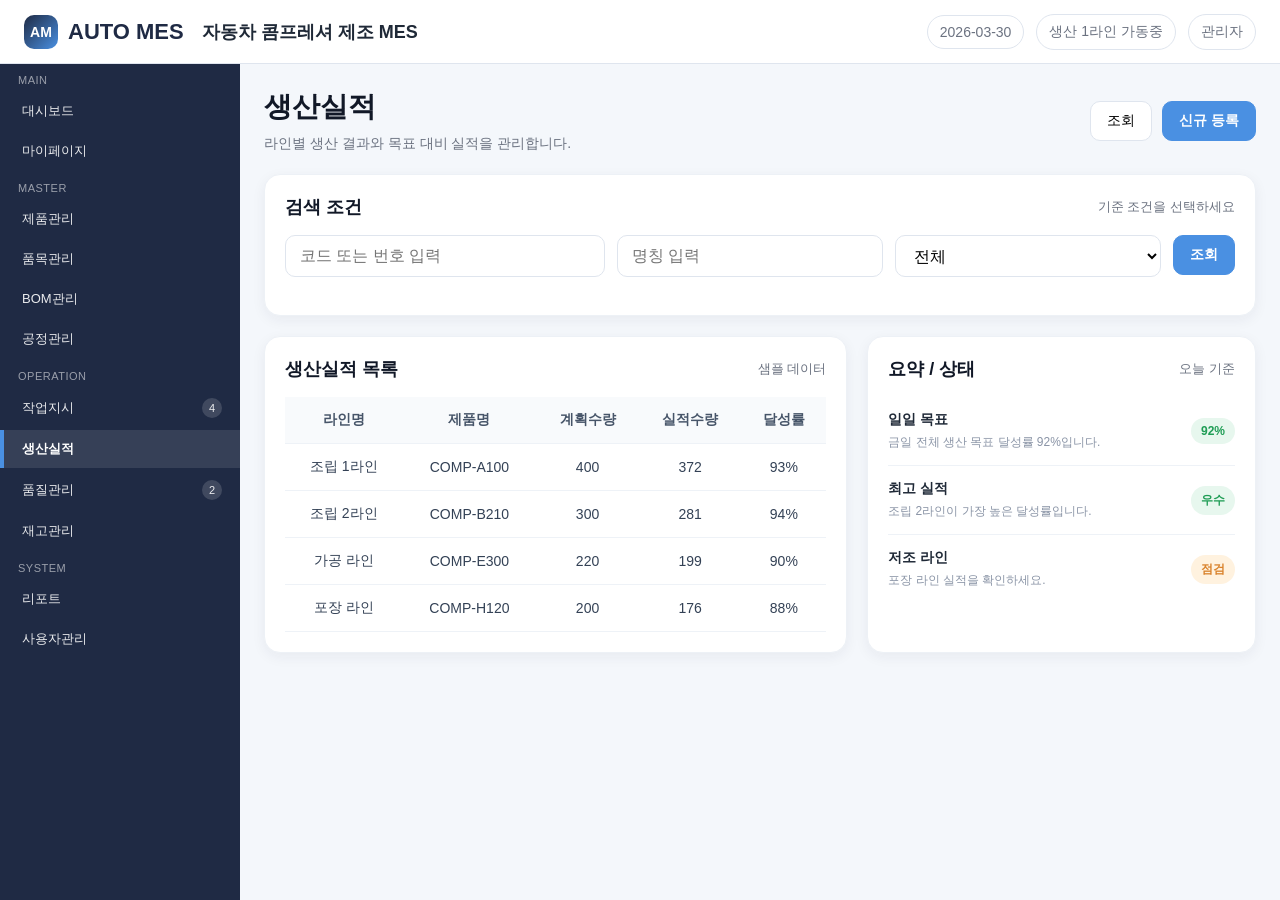
<file: workspace_html/html/production.html>
<!DOCTYPE html>
<html lang="ko">

<head>
    <meta charset="UTF-8" />
    <meta name="viewport" content="width=device-width, initial-scale=1.0" />
    <title>AUTO MES | 생산실적</title>
    <script src="../js/common.js" defer></script>
    <link rel="stylesheet" href="../css/common.css" />
    <link rel="stylesheet" href="../css/page.css" />
</head>

<body>
    <header class="header">
        <div class="header-left"><a href="./index.html" class="logo"><span class="logo-mark">AM</span><span>AUTO
                    MES</span></a>
            <div class="header-title">자동차 콤프레셔 제조 MES</div>
        </div>
        <div class="header-right">
            <div class="header-chip">2026-03-30</div>
            <div class="header-chip">생산 1라인 가동중</div>
            <div class="header-chip">관리자</div>
        </div>
        <button type="button" class="menu-toggle" id="menuToggle">☰</button>
    </header>
    <div class="layout">
        <aside class="snb" id="snb">
            <div class="snb-section">
                <div class="snb-title">MAIN</div>
                <ul class="snb-menu">
                    <li><a href="./index.html">대시보드</a></li>
                    <li><a href="./mypage.html">마이페이지</a></li>
                </ul>
            </div>

            <div class="snb-section">
                <div class="snb-title">MASTER</div>
                <ul class="snb-menu">
                    <li><a href="./product.html">제품관리</a></li>
                    <li><a href="./item.html">품목관리</a></li>
                    <li><a href="./bom.html">BOM관리</a></li>
                    <li><a href="./process.html">공정관리</a></li>
                </ul>
            </div>

            <div class="snb-section">
                <div class="snb-title">OPERATION</div>
                <ul class="snb-menu">
                    <li><a href="./workorder.html">작업지시 <span class="menu-badge">4</span></a></li>
                    <li class="active"><a href="./production.html">생산실적</a></li>
                    <li><a href="./quality.html">품질관리 <span class="menu-badge">2</span></a></li>
                    <li><a href="./stock.html">재고관리</a></li>
                </ul>
            </div>

            <div class="snb-section">
                <div class="snb-title">SYSTEM</div>
                <ul class="snb-menu">
                    <li><a href="./report.html">리포트</a></li>
                    <li><a href="./user.html">사용자관리</a></li>
                </ul>
            </div>
        </aside>

        <div class="snb-overlay" id="snbOverlay"></div>
        <main class="content">
            <div class="page-head">
                <div class="page-head-left">
                    <h1>생산실적</h1>
                    <p>라인별 생산 결과와 목표 대비 실적을 관리합니다.</p>
                </div>
                <div class="page-actions"><button class="btn" type="button">조회</button><button class="btn primary"
                        type="button">신규 등록</button></div>
            </div>
            <section class="card" style="margin-bottom:20px">
                <div class="section-title">
                    <h2>검색 조건</h2><span>기준 조건을 선택하세요</span>
                </div>
                <div class="search-row"><input class="input" type="text" placeholder="코드 또는 번호 입력" /><input
                        class="input" type="text" placeholder="명칭 입력" /><select class="select">
                        <option>전체</option>
                        <option>사용</option>
                        <option>미사용</option>
                    </select><button class="btn primary" type="button">조회</button></div>
            </section>
            <section class="panel-grid">
                <div class="card">
                    <div class="section-title">
                        <h2>생산실적 목록</h2><span>샘플 데이터</span>
                    </div>
                    <div class="table-wrap">
                        <table>
                            <thead>
                                <tr>
                                    <th>라인명</th>
                                    <th>제품명</th>
                                    <th>계획수량</th>
                                    <th>실적수량</th>
                                    <th>달성률</th>
                                </tr>
                            </thead>
                            <tbody>
                                <tr>
                                    <td>조립 1라인</td>
                                    <td>COMP-A100</td>
                                    <td>400</td>
                                    <td>372</td>
                                    <td>93%</td>
                                </tr>
                                <tr>
                                    <td>조립 2라인</td>
                                    <td>COMP-B210</td>
                                    <td>300</td>
                                    <td>281</td>
                                    <td>94%</td>
                                </tr>
                                <tr>
                                    <td>가공 라인</td>
                                    <td>COMP-E300</td>
                                    <td>220</td>
                                    <td>199</td>
                                    <td>90%</td>
                                </tr>
                                <tr>
                                    <td>포장 라인</td>
                                    <td>COMP-H120</td>
                                    <td>200</td>
                                    <td>176</td>
                                    <td>88%</td>
                                </tr>
                            </tbody>
                        </table>
                    </div>
                </div>
                <div class="card">
                    <div class="section-title">
                        <h2>요약 / 상태</h2><span>오늘 기준</span>
                    </div>
                    <ul class="summary-list">
                        <li>
                            <div><strong>일일 목표</strong>
                                <p>금일 전체 생산 목표 달성률 92%입니다.</p>
                            </div><span class="badge ok">92%</span>
                        </li>
                        <li>
                            <div><strong>최고 실적</strong>
                                <p>조립 2라인이 가장 높은 달성률입니다.</p>
                            </div><span class="badge ok">우수</span>
                        </li>
                        <li>
                            <div><strong>저조 라인</strong>
                                <p>포장 라인 실적을 확인하세요.</p>
                            </div><span class="badge warn">점검</span>
                        </li>
                    </ul>
                </div>
            </section>
        </main>
    </div>
</body>

</html>
</file>
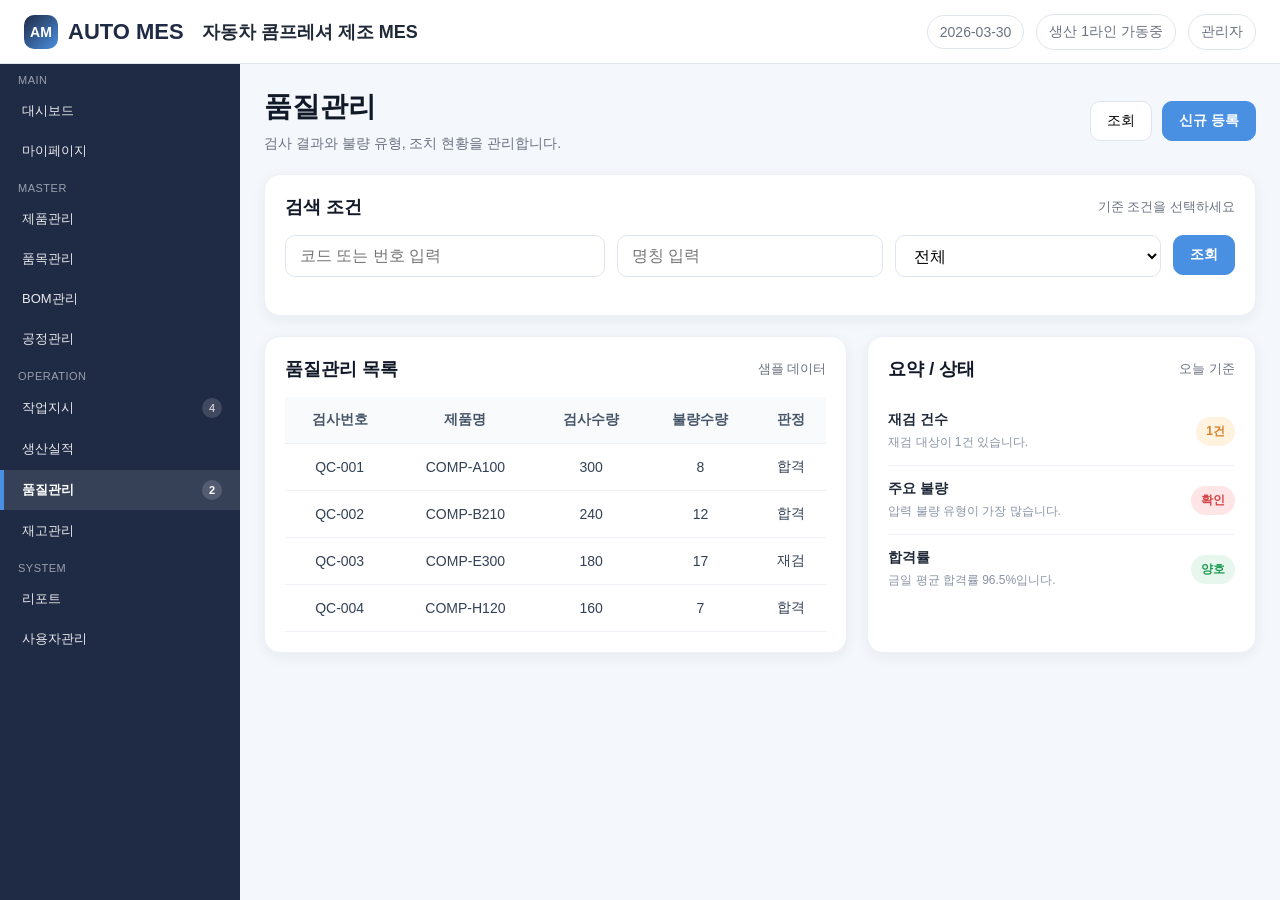
<file: workspace_html/html/quality.html>
<!DOCTYPE html>
<html lang="ko">

<head>
    <meta charset="UTF-8" />
    <meta name="viewport" content="width=device-width, initial-scale=1.0" />
    <title>AUTO MES | 품질관리</title>
    <script src="../js/common.js" defer></script>
    <link rel="stylesheet" href="../css/common.css" />
    <link rel="stylesheet" href="../css/page.css" />
</head>

<body>
    <header class="header">
        <div class="header-left"><a href="./index.html" class="logo"><span class="logo-mark">AM</span><span>AUTO
                    MES</span></a>
            <div class="header-title">자동차 콤프레셔 제조 MES</div>
        </div>
        <div class="header-right">
            <div class="header-chip">2026-03-30</div>
            <div class="header-chip">생산 1라인 가동중</div>
            <div class="header-chip">관리자</div>
        </div>
        <button type="button" class="menu-toggle" id="menuToggle">☰</button>
    </header>
    <div class="layout">
        <aside class="snb" id="snb">
            <div class="snb-section">
                <div class="snb-title">MAIN</div>
                <ul class="snb-menu">
                    <li><a href="./index.html">대시보드</a></li>
                    <li><a href="./mypage.html">마이페이지</a></li>
                </ul>
            </div>

            <div class="snb-section">
                <div class="snb-title">MASTER</div>
                <ul class="snb-menu">
                    <li><a href="./product.html">제품관리</a></li>
                    <li><a href="./item.html">품목관리</a></li>
                    <li><a href="./bom.html">BOM관리</a></li>
                    <li><a href="./process.html">공정관리</a></li>
                </ul>
            </div>

            <div class="snb-section">
                <div class="snb-title">OPERATION</div>
                <ul class="snb-menu">
                    <li><a href="./workorder.html">작업지시 <span class="menu-badge">4</span></a></li>
                    <li><a href="./production.html">생산실적</a></li>
                    <li class="active"><a href="./quality.html">품질관리 <span class="menu-badge">2</span></a></li>
                    <li><a href="./stock.html">재고관리</a></li>
                </ul>
            </div>

            <div class="snb-section">
                <div class="snb-title">SYSTEM</div>
                <ul class="snb-menu">
                    <li><a href="./report.html">리포트</a></li>
                    <li><a href="./user.html">사용자관리</a></li>
                </ul>
            </div>
        </aside>

        <div class="snb-overlay" id="snbOverlay"></div>
        <main class="content">
            <div class="page-head">
                <div class="page-head-left">
                    <h1>품질관리</h1>
                    <p>검사 결과와 불량 유형, 조치 현황을 관리합니다.</p>
                </div>
                <div class="page-actions"><button class="btn" type="button">조회</button><button class="btn primary"
                        type="button">신규 등록</button></div>
            </div>
            <section class="card" style="margin-bottom:20px">
                <div class="section-title">
                    <h2>검색 조건</h2><span>기준 조건을 선택하세요</span>
                </div>
                <div class="search-row"><input class="input" type="text" placeholder="코드 또는 번호 입력" /><input
                        class="input" type="text" placeholder="명칭 입력" /><select class="select">
                        <option>전체</option>
                        <option>사용</option>
                        <option>미사용</option>
                    </select><button class="btn primary" type="button">조회</button></div>
            </section>
            <section class="panel-grid">
                <div class="card">
                    <div class="section-title">
                        <h2>품질관리 목록</h2><span>샘플 데이터</span>
                    </div>
                    <div class="table-wrap">
                        <table>
                            <thead>
                                <tr>
                                    <th>검사번호</th>
                                    <th>제품명</th>
                                    <th>검사수량</th>
                                    <th>불량수량</th>
                                    <th>판정</th>
                                </tr>
                            </thead>
                            <tbody>
                                <tr>
                                    <td>QC-001</td>
                                    <td>COMP-A100</td>
                                    <td>300</td>
                                    <td>8</td>
                                    <td>합격</td>
                                </tr>
                                <tr>
                                    <td>QC-002</td>
                                    <td>COMP-B210</td>
                                    <td>240</td>
                                    <td>12</td>
                                    <td>합격</td>
                                </tr>
                                <tr>
                                    <td>QC-003</td>
                                    <td>COMP-E300</td>
                                    <td>180</td>
                                    <td>17</td>
                                    <td>재검</td>
                                </tr>
                                <tr>
                                    <td>QC-004</td>
                                    <td>COMP-H120</td>
                                    <td>160</td>
                                    <td>7</td>
                                    <td>합격</td>
                                </tr>
                            </tbody>
                        </table>
                    </div>
                </div>
                <div class="card">
                    <div class="section-title">
                        <h2>요약 / 상태</h2><span>오늘 기준</span>
                    </div>
                    <ul class="summary-list">
                        <li>
                            <div><strong>재검 건수</strong>
                                <p>재검 대상이 1건 있습니다.</p>
                            </div><span class="badge warn">1건</span>
                        </li>
                        <li>
                            <div><strong>주요 불량</strong>
                                <p>압력 불량 유형이 가장 많습니다.</p>
                            </div><span class="badge danger">확인</span>
                        </li>
                        <li>
                            <div><strong>합격률</strong>
                                <p>금일 평균 합격률 96.5%입니다.</p>
                            </div><span class="badge ok">양호</span>
                        </li>
                    </ul>
                </div>
            </section>
        </main>
    </div>
</body>

</html>
</file>
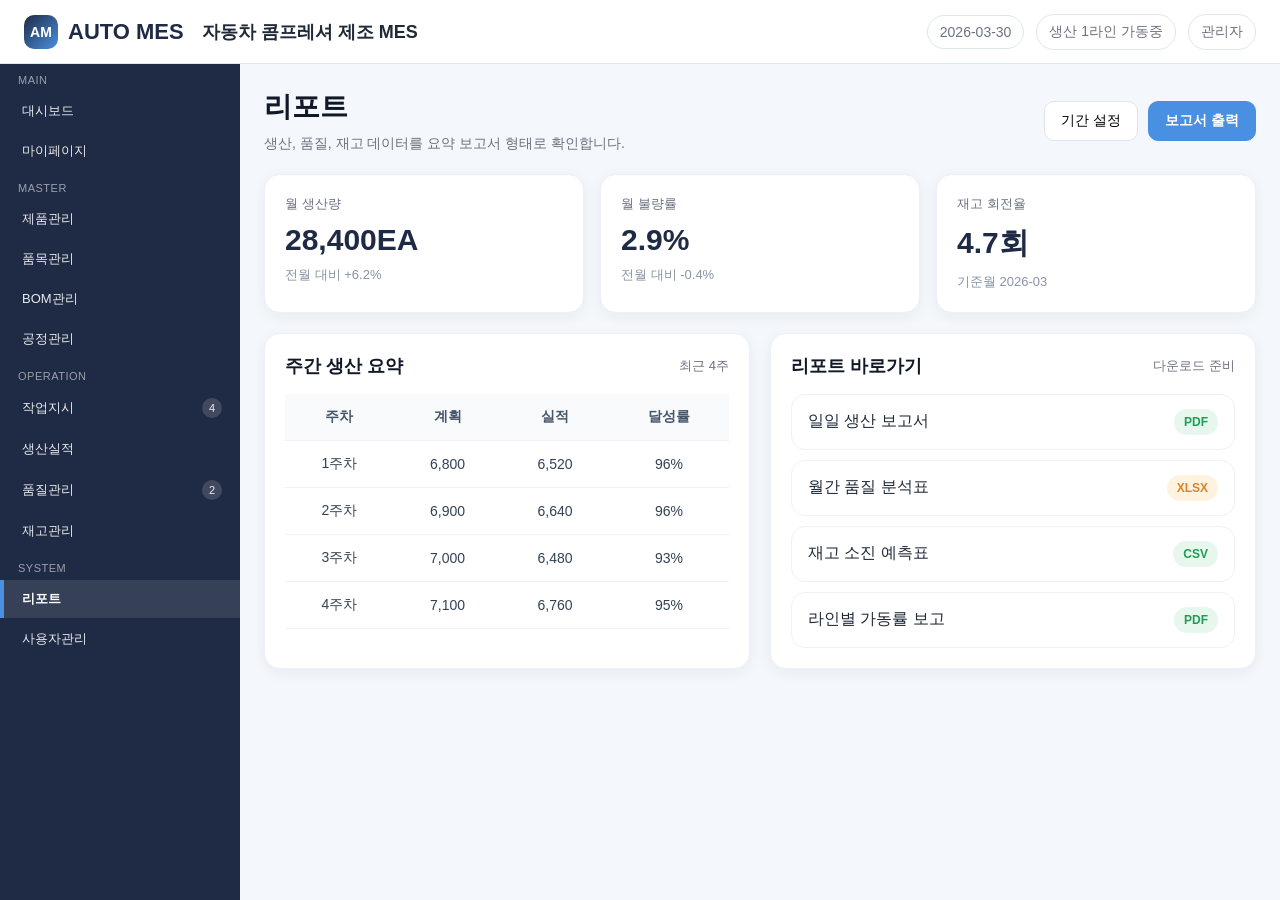
<file: workspace_html/html/report.html>
<!DOCTYPE html>
<html lang="ko">

<head>
    <meta charset="UTF-8" />
    <meta name="viewport" content="width=device-width, initial-scale=1.0" />
    <title>AUTO MES | 리포트</title>
    <script src="../js/common.js" defer></script>
    <link rel="stylesheet" href="../css/common.css" />
    <link rel="stylesheet" href="../css/page.css" />
</head>

<body>
    <header class="header">
        <div class="header-left"><a href="./index.html" class="logo"><span class="logo-mark">AM</span><span>AUTO
                    MES</span></a>
            <div class="header-title">자동차 콤프레셔 제조 MES</div>
        </div>
        <div class="header-right">
            <div class="header-chip">2026-03-30</div>
            <div class="header-chip">생산 1라인 가동중</div>
            <div class="header-chip">관리자</div>
        </div>
        <button type="button" class="menu-toggle" id="menuToggle">☰</button>
    </header>
    <div class="layout">
        <aside class="snb" id="snb">
            <div class="snb-section">
                <div class="snb-title">MAIN</div>
                <ul class="snb-menu">
                    <li><a href="./index.html">대시보드</a></li>
                    <li><a href="./mypage.html">마이페이지</a></li>
                </ul>
            </div>

            <div class="snb-section">
                <div class="snb-title">MASTER</div>
                <ul class="snb-menu">
                    <li><a href="./product.html">제품관리</a></li>
                    <li><a href="./item.html">품목관리</a></li>
                    <li><a href="./bom.html">BOM관리</a></li>
                    <li><a href="./process.html">공정관리</a></li>
                </ul>
            </div>

            <div class="snb-section">
                <div class="snb-title">OPERATION</div>
                <ul class="snb-menu">
                    <li><a href="./workorder.html">작업지시 <span class="menu-badge">4</span></a></li>
                    <li><a href="./production.html">생산실적</a></li>
                    <li><a href="./quality.html">품질관리 <span class="menu-badge">2</span></a></li>
                    <li><a href="./stock.html">재고관리</a></li>
                </ul>
            </div>

            <div class="snb-section">
                <div class="snb-title">SYSTEM</div>
                <ul class="snb-menu">
                    <li class="active"><a href="./report.html">리포트</a></li>
                    <li><a href="./user.html">사용자관리</a></li>
                </ul>
            </div>
        </aside>

        <div class="snb-overlay" id="snbOverlay"></div>
        <main class="content">
            <div class="page-head">
                <div class="page-head-left">
                    <h1>리포트</h1>
                    <p>생산, 품질, 재고 데이터를 요약 보고서 형태로 확인합니다.</p>
                </div>
                <div class="page-actions"><button class="btn" type="button">기간 설정</button><button class="btn primary"
                        type="button">보고서 출력</button></div>
            </div>
            <section class="kpi-grid">
                <div class="card">
                    <div class="card-label">월 생산량</div>
                    <div class="card-value">28,400EA</div>
                    <div class="card-meta">전월 대비 +6.2%</div>
                </div>
                <div class="card">
                    <div class="card-label">월 불량률</div>
                    <div class="card-value">2.9%</div>
                    <div class="card-meta">전월 대비 -0.4%</div>
                </div>
                <div class="card">
                    <div class="card-label">재고 회전율</div>
                    <div class="card-value">4.7회</div>
                    <div class="card-meta">기준월 2026-03</div>
                </div>
            </section>
            <section class="two-col">
                <div class="card">
                    <div class="section-title">
                        <h2>주간 생산 요약</h2><span>최근 4주</span>
                    </div>
                    <div class="table-wrap">
                        <table>
                            <thead>
                                <tr>
                                    <th>주차</th>
                                    <th>계획</th>
                                    <th>실적</th>
                                    <th>달성률</th>
                                </tr>
                            </thead>
                            <tbody>
                                <tr>
                                    <td>1주차</td>
                                    <td>6,800</td>
                                    <td>6,520</td>
                                    <td>96%</td>
                                </tr>
                                <tr>
                                    <td>2주차</td>
                                    <td>6,900</td>
                                    <td>6,640</td>
                                    <td>96%</td>
                                </tr>
                                <tr>
                                    <td>3주차</td>
                                    <td>7,000</td>
                                    <td>6,480</td>
                                    <td>93%</td>
                                </tr>
                                <tr>
                                    <td>4주차</td>
                                    <td>7,100</td>
                                    <td>6,760</td>
                                    <td>95%</td>
                                </tr>
                            </tbody>
                        </table>
                    </div>
                </div>
                <div class="card">
                    <div class="section-title">
                        <h2>리포트 바로가기</h2><span>다운로드 준비</span>
                    </div>
                    <div class="link-list">
                        <div class="link-item"><span>일일 생산 보고서</span><span class="badge ok">PDF</span></div>
                        <div class="link-item"><span>월간 품질 분석표</span><span class="badge warn">XLSX</span></div>
                        <div class="link-item"><span>재고 소진 예측표</span><span class="badge ok">CSV</span></div>
                        <div class="link-item"><span>라인별 가동률 보고</span><span class="badge ok">PDF</span></div>
                    </div>
                </div>
            </section>
        </main>
    </div>
</body>

</html>
</file>
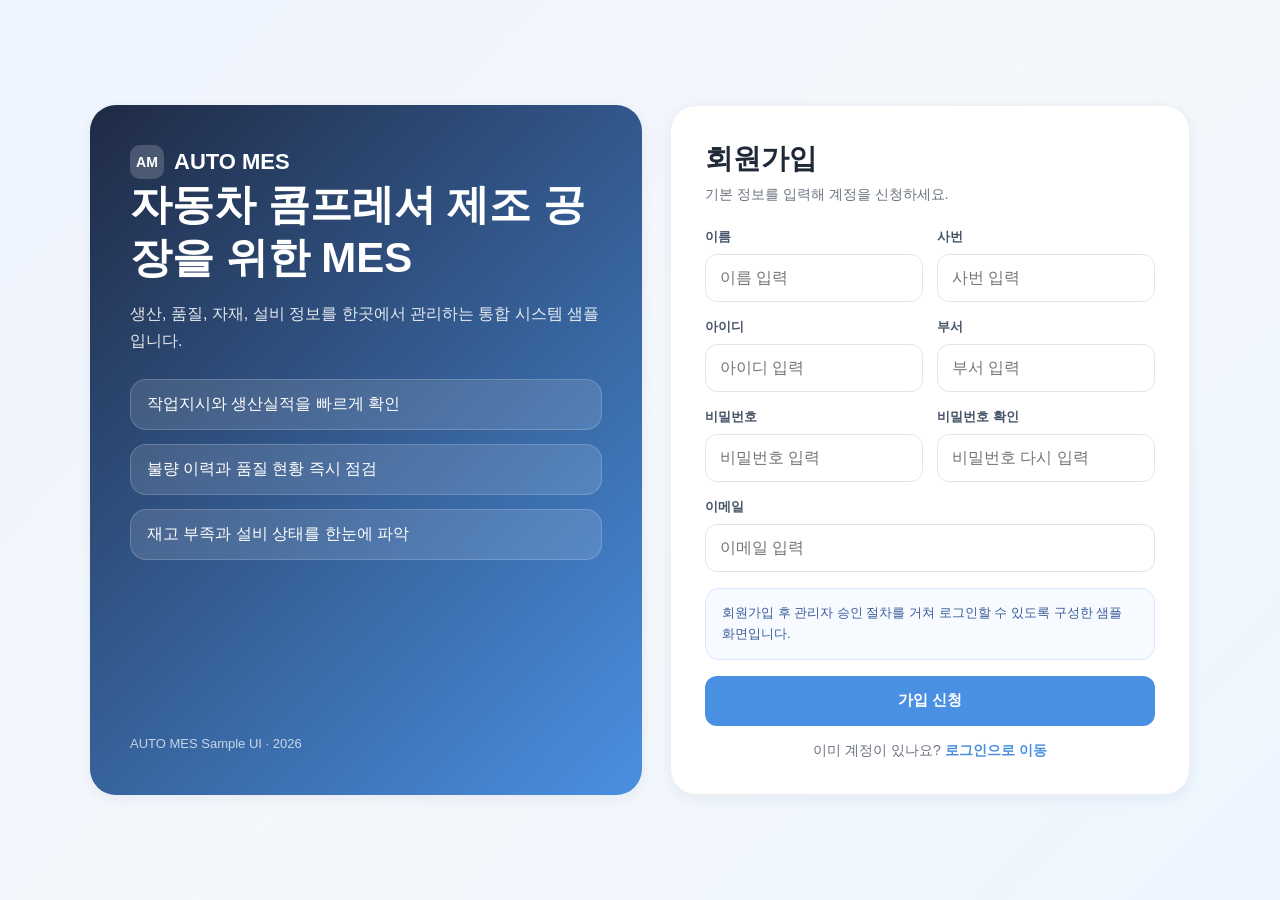
<file: workspace_html/html/signup.html>
<!DOCTYPE html>
<html lang="ko">

<head>
    <meta charset="UTF-8" />
    <meta name="viewport" content="width=device-width, initial-scale=1.0" />
    <title>AUTO MES | 회원가입</title>
    <link rel="stylesheet" href="../css/common.css" />
    <link rel="stylesheet" href="../css/auth.css" />
</head>

<body class="auth-body">
    <div class="auth-wrap">
        <section class="auth-visual">
            <div><a href="./login.html" class="logo" style="color:#fff"><span class="logo-mark"
                        style="background:rgba(255,255,255,.18)">AM</span><span>AUTO MES</span></a>
                <h1>자동차 콤프레셔 제조 공장을 위한 MES</h1>
                <p>생산, 품질, 자재, 설비 정보를 한곳에서 관리하는 통합 시스템 샘플입니다.</p>
                <ul class="auth-bullets">
                    <li>작업지시와 생산실적을 빠르게 확인</li>
                    <li>불량 이력과 품질 현황 즉시 점검</li>
                    <li>재고 부족과 설비 상태를 한눈에 파악</li>
                </ul>
            </div>
            <p style="font-size:13px;color:rgba(255,255,255,.72)">AUTO MES Sample UI · 2026</p>
        </section>
        <section class="auth-card">
            <div class="auth-title">
                <h2>회원가입</h2>
                <p>기본 정보를 입력해 계정을 신청하세요.</p>
            </div>
            <form class="auth-form">
                <div class="auth-split">
                    <div class="auth-row"><label>이름</label><input class="auth-input" type="text" placeholder="이름 입력" />
                    </div>
                    <div class="auth-row"><label>사번</label><input class="auth-input" type="text" placeholder="사번 입력" />
                    </div>
                </div>
                <div class="auth-split">
                    <div class="auth-row"><label>아이디</label><input class="auth-input" type="text"
                            placeholder="아이디 입력" /></div>
                    <div class="auth-row"><label>부서</label><input class="auth-input" type="text" placeholder="부서 입력" />
                    </div>
                </div>
                <div class="auth-split">
                    <div class="auth-row"><label>비밀번호</label><input class="auth-input" type="password"
                            placeholder="비밀번호 입력" /></div>
                    <div class="auth-row"><label>비밀번호 확인</label><input class="auth-input" type="password"
                            placeholder="비밀번호 다시 입력" /></div>
                </div>
                <div class="auth-row"><label>이메일</label><input class="auth-input" type="email" placeholder="이메일 입력" />
                </div>
                <div class="auth-note">회원가입 후 관리자 승인 절차를 거쳐 로그인할 수 있도록 구성한 샘플 화면입니다.</div><button class="auth-btn"
                    type="button">가입 신청</button>
                <div class="auth-bottom">이미 계정이 있나요? <a href="./login.html">로그인으로 이동</a></div>
            </form>
        </section>
    </div>
</body>

</html>
</file>
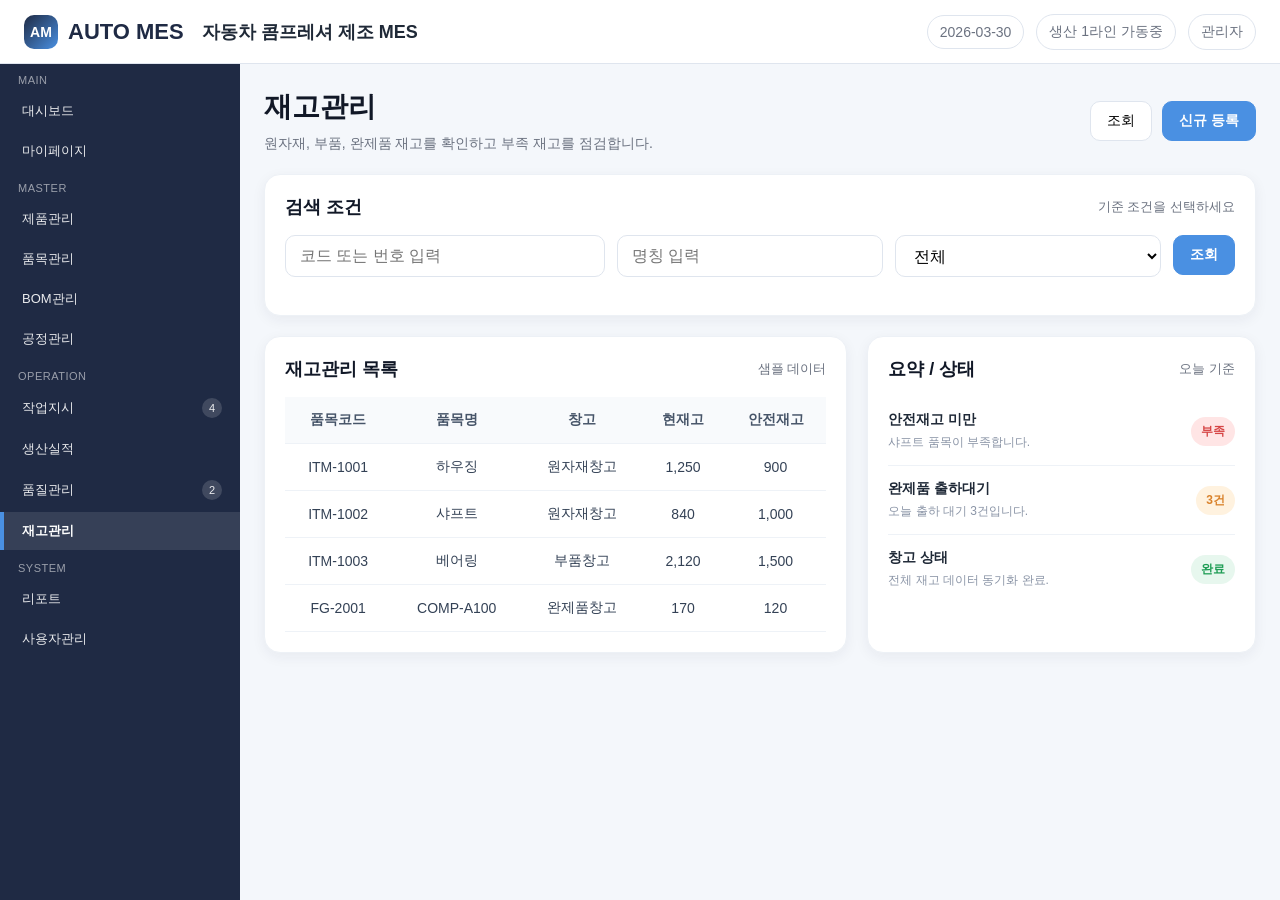
<file: workspace_html/html/stock.html>
<!DOCTYPE html>
<html lang="ko">

<head>
    <meta charset="UTF-8" />
    <meta name="viewport" content="width=device-width, initial-scale=1.0" />
    <title>AUTO MES | 재고관리</title>
    <script src="../js/common.js" defer></script>
    <link rel="stylesheet" href="../css/common.css" />
    <link rel="stylesheet" href="../css/page.css" />
</head>

<body>
    <header class="header">
        <div class="header-left"><a href="./index.html" class="logo"><span class="logo-mark">AM</span><span>AUTO
                    MES</span></a>
            <div class="header-title">자동차 콤프레셔 제조 MES</div>
        </div>
        <div class="header-right">
            <div class="header-chip">2026-03-30</div>
            <div class="header-chip">생산 1라인 가동중</div>
            <div class="header-chip">관리자</div>
        </div>
        <button type="button" class="menu-toggle" id="menuToggle">☰</button>
    </header>
    <div class="layout">
        <aside class="snb" id="snb">
            <div class="snb-section">
                <div class="snb-title">MAIN</div>
                <ul class="snb-menu">
                    <li><a href="./index.html">대시보드</a></li>
                    <li><a href="./mypage.html">마이페이지</a></li>
                </ul>
            </div>

            <div class="snb-section">
                <div class="snb-title">MASTER</div>
                <ul class="snb-menu">
                    <li><a href="./product.html">제품관리</a></li>
                    <li><a href="./item.html">품목관리</a></li>
                    <li><a href="./bom.html">BOM관리</a></li>
                    <li><a href="./process.html">공정관리</a></li>
                </ul>
            </div>

            <div class="snb-section">
                <div class="snb-title">OPERATION</div>
                <ul class="snb-menu">
                    <li><a href="./workorder.html">작업지시 <span class="menu-badge">4</span></a></li>
                    <li><a href="./production.html">생산실적</a></li>
                    <li><a href="./quality.html">품질관리 <span class="menu-badge">2</span></a></li>
                    <li class="active"><a href="./stock.html">재고관리</a></li>
                </ul>
            </div>

            <div class="snb-section">
                <div class="snb-title">SYSTEM</div>
                <ul class="snb-menu">
                    <li><a href="./report.html">리포트</a></li>
                    <li><a href="./user.html">사용자관리</a></li>
                </ul>
            </div>
        </aside>

        <div class="snb-overlay" id="snbOverlay"></div>
        <main class="content">
            <div class="page-head">
                <div class="page-head-left">
                    <h1>재고관리</h1>
                    <p>원자재, 부품, 완제품 재고를 확인하고 부족 재고를 점검합니다.</p>
                </div>
                <div class="page-actions"><button class="btn" type="button">조회</button><button class="btn primary"
                        type="button">신규 등록</button></div>
            </div>
            <section class="card" style="margin-bottom:20px">
                <div class="section-title">
                    <h2>검색 조건</h2><span>기준 조건을 선택하세요</span>
                </div>
                <div class="search-row"><input class="input" type="text" placeholder="코드 또는 번호 입력" /><input
                        class="input" type="text" placeholder="명칭 입력" /><select class="select">
                        <option>전체</option>
                        <option>사용</option>
                        <option>미사용</option>
                    </select><button class="btn primary" type="button">조회</button></div>
            </section>
            <section class="panel-grid">
                <div class="card">
                    <div class="section-title">
                        <h2>재고관리 목록</h2><span>샘플 데이터</span>
                    </div>
                    <div class="table-wrap">
                        <table>
                            <thead>
                                <tr>
                                    <th>품목코드</th>
                                    <th>품목명</th>
                                    <th>창고</th>
                                    <th>현재고</th>
                                    <th>안전재고</th>
                                </tr>
                            </thead>
                            <tbody>
                                <tr>
                                    <td>ITM-1001</td>
                                    <td>하우징</td>
                                    <td>원자재창고</td>
                                    <td>1,250</td>
                                    <td>900</td>
                                </tr>
                                <tr>
                                    <td>ITM-1002</td>
                                    <td>샤프트</td>
                                    <td>원자재창고</td>
                                    <td>840</td>
                                    <td>1,000</td>
                                </tr>
                                <tr>
                                    <td>ITM-1003</td>
                                    <td>베어링</td>
                                    <td>부품창고</td>
                                    <td>2,120</td>
                                    <td>1,500</td>
                                </tr>
                                <tr>
                                    <td>FG-2001</td>
                                    <td>COMP-A100</td>
                                    <td>완제품창고</td>
                                    <td>170</td>
                                    <td>120</td>
                                </tr>
                            </tbody>
                        </table>
                    </div>
                </div>
                <div class="card">
                    <div class="section-title">
                        <h2>요약 / 상태</h2><span>오늘 기준</span>
                    </div>
                    <ul class="summary-list">
                        <li>
                            <div><strong>안전재고 미만</strong>
                                <p>샤프트 품목이 부족합니다.</p>
                            </div><span class="badge danger">부족</span>
                        </li>
                        <li>
                            <div><strong>완제품 출하대기</strong>
                                <p>오늘 출하 대기 3건입니다.</p>
                            </div><span class="badge warn">3건</span>
                        </li>
                        <li>
                            <div><strong>창고 상태</strong>
                                <p>전체 재고 데이터 동기화 완료.</p>
                            </div><span class="badge ok">완료</span>
                        </li>
                    </ul>
                </div>
            </section>
        </main>
    </div>
</body>

</html>
</file>
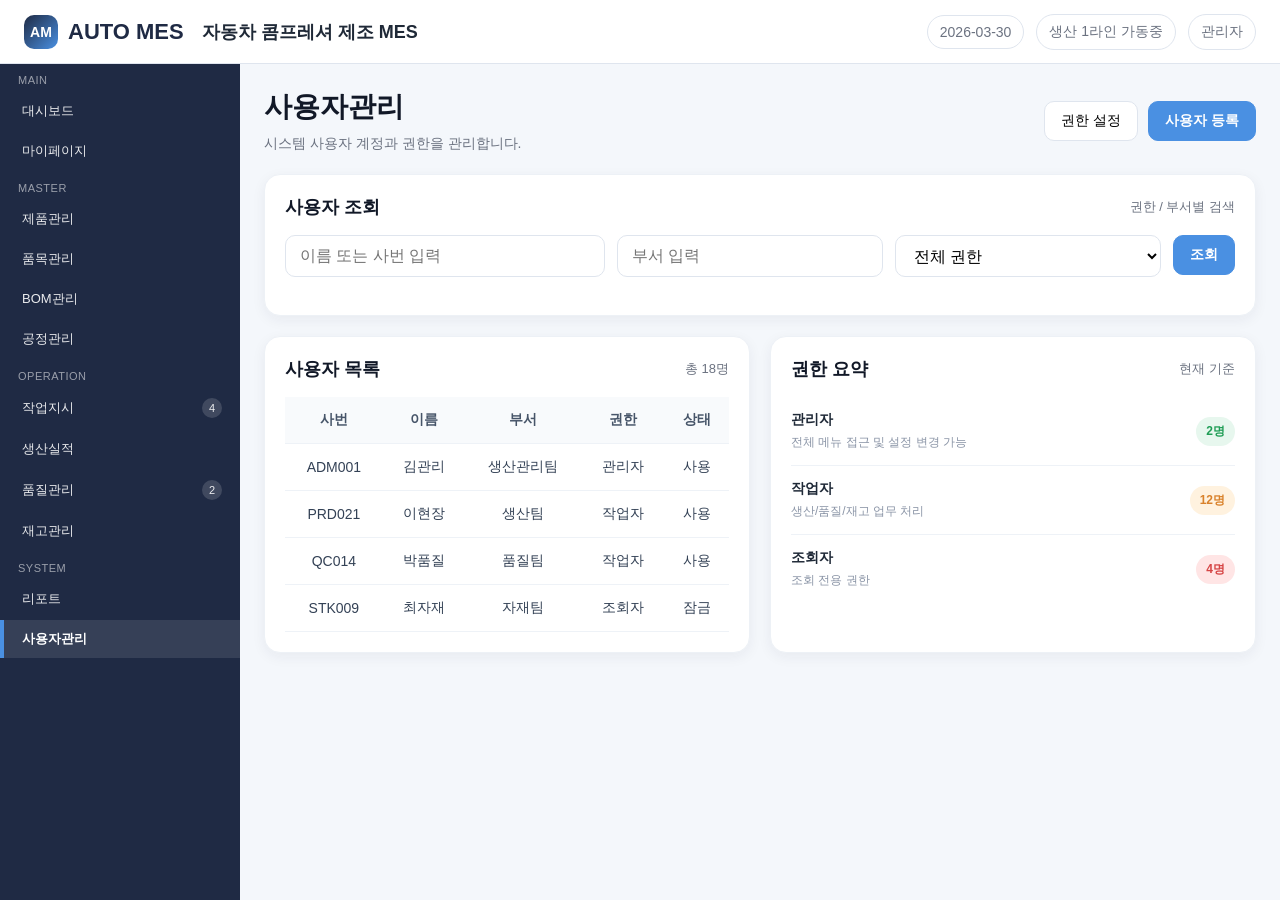
<file: workspace_html/html/user.html>
<!DOCTYPE html>
<html lang="ko">

<head>
    <meta charset="UTF-8" />
    <meta name="viewport" content="width=device-width, initial-scale=1.0" />
    <title>AUTO MES | 사용자관리</title>
    <script src="../js/common.js" defer></script>
    <link rel="stylesheet" href="../css/common.css" />
    <link rel="stylesheet" href="../css/page.css" />
</head>

<body>
    <header class="header">
        <div class="header-left"><a href="./index.html" class="logo"><span class="logo-mark">AM</span><span>AUTO
                    MES</span></a>
            <div class="header-title">자동차 콤프레셔 제조 MES</div>
        </div>
        <div class="header-right">
            <div class="header-chip">2026-03-30</div>
            <div class="header-chip">생산 1라인 가동중</div>
            <div class="header-chip">관리자</div>
        </div>
        <button type="button" class="menu-toggle" id="menuToggle">☰</button>
    </header>
    <div class="layout">
        <aside class="snb" id="snb">
            <div class="snb-section">
                <div class="snb-title">MAIN</div>
                <ul class="snb-menu">
                    <li><a href="./index.html">대시보드</a></li>
                    <li><a href="./mypage.html">마이페이지</a></li>
                </ul>
            </div>

            <div class="snb-section">
                <div class="snb-title">MASTER</div>
                <ul class="snb-menu">
                    <li><a href="./product.html">제품관리</a></li>
                    <li><a href="./item.html">품목관리</a></li>
                    <li><a href="./bom.html">BOM관리</a></li>
                    <li><a href="./process.html">공정관리</a></li>
                </ul>
            </div>

            <div class="snb-section">
                <div class="snb-title">OPERATION</div>
                <ul class="snb-menu">
                    <li><a href="./workorder.html">작업지시 <span class="menu-badge">4</span></a></li>
                    <li><a href="./production.html">생산실적</a></li>
                    <li><a href="./quality.html">품질관리 <span class="menu-badge">2</span></a></li>
                    <li><a href="./stock.html">재고관리</a></li>
                </ul>
            </div>

            <div class="snb-section">
                <div class="snb-title">SYSTEM</div>
                <ul class="snb-menu">
                    <li><a href="./report.html">리포트</a></li>
                    <li class="active"><a href="./user.html">사용자관리</a></li>
                </ul>
            </div>
        </aside>

        <div class="snb-overlay" id="snbOverlay"></div>
        <main class="content">
            <div class="page-head">
                <div class="page-head-left">
                    <h1>사용자관리</h1>
                    <p>시스템 사용자 계정과 권한을 관리합니다.</p>
                </div>
                <div class="page-actions"><button class="btn" type="button">권한 설정</button><button class="btn primary"
                        type="button">사용자 등록</button></div>
            </div>
            <section class="card" style="margin-bottom:20px">
                <div class="section-title">
                    <h2>사용자 조회</h2><span>권한 / 부서별 검색</span>
                </div>
                <div class="search-row"><input class="input" type="text" placeholder="이름 또는 사번 입력" /><input
                        class="input" type="text" placeholder="부서 입력" /><select class="select">
                        <option>전체 권한</option>
                        <option>관리자</option>
                        <option>작업자</option>
                        <option>조회자</option>
                    </select><button class="btn primary" type="button">조회</button></div>
            </section>
            <section class="two-col">
                <div class="card">
                    <div class="section-title">
                        <h2>사용자 목록</h2><span>총 18명</span>
                    </div>
                    <div class="table-wrap">
                        <table>
                            <thead>
                                <tr>
                                    <th>사번</th>
                                    <th>이름</th>
                                    <th>부서</th>
                                    <th>권한</th>
                                    <th>상태</th>
                                </tr>
                            </thead>
                            <tbody>
                                <tr>
                                    <td>ADM001</td>
                                    <td>김관리</td>
                                    <td>생산관리팀</td>
                                    <td>관리자</td>
                                    <td>사용</td>
                                </tr>
                                <tr>
                                    <td>PRD021</td>
                                    <td>이현장</td>
                                    <td>생산팀</td>
                                    <td>작업자</td>
                                    <td>사용</td>
                                </tr>
                                <tr>
                                    <td>QC014</td>
                                    <td>박품질</td>
                                    <td>품질팀</td>
                                    <td>작업자</td>
                                    <td>사용</td>
                                </tr>
                                <tr>
                                    <td>STK009</td>
                                    <td>최자재</td>
                                    <td>자재팀</td>
                                    <td>조회자</td>
                                    <td>잠금</td>
                                </tr>
                            </tbody>
                        </table>
                    </div>
                </div>
                <div class="card">
                    <div class="section-title">
                        <h2>권한 요약</h2><span>현재 기준</span>
                    </div>
                    <ul class="summary-list">
                        <li>
                            <div><strong>관리자</strong>
                                <p>전체 메뉴 접근 및 설정 변경 가능</p>
                            </div><span class="badge ok">2명</span>
                        </li>
                        <li>
                            <div><strong>작업자</strong>
                                <p>생산/품질/재고 업무 처리</p>
                            </div><span class="badge warn">12명</span>
                        </li>
                        <li>
                            <div><strong>조회자</strong>
                                <p>조회 전용 권한</p>
                            </div><span class="badge danger">4명</span>
                        </li>
                    </ul>
                </div>
            </section>
        </main>
    </div>
</body>

</html>
</file>
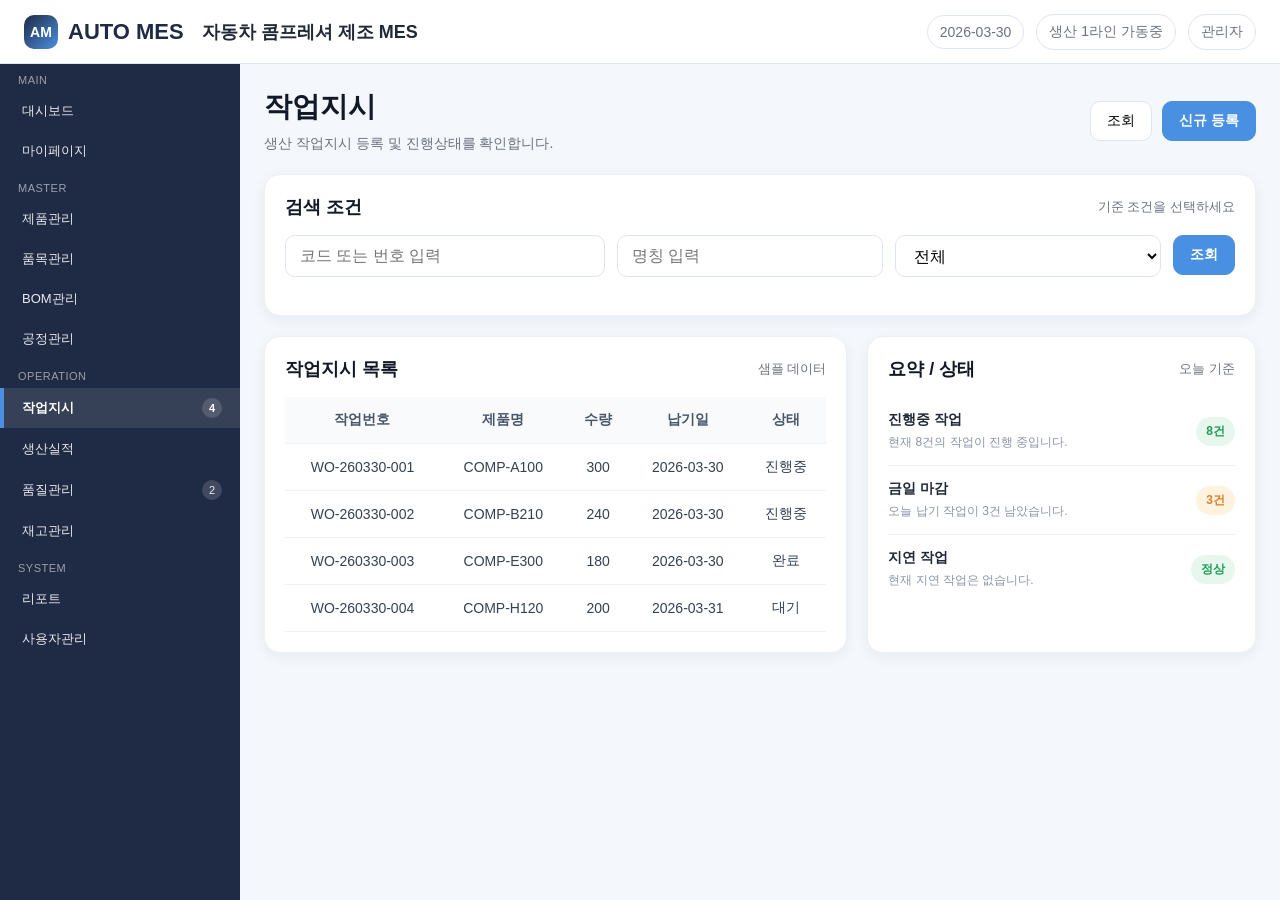
<file: workspace_html/html/workorder.html>
<!DOCTYPE html>
<html lang="ko">

<head>
    <meta charset="UTF-8" />
    <meta name="viewport" content="width=device-width, initial-scale=1.0" />
    <title>AUTO MES | 작업지시</title>
    <script src="../js/common.js" defer></script>
    <link rel="stylesheet" href="../css/common.css" />
    <link rel="stylesheet" href="../css/page.css" />
</head>

<body>
    <header class="header">
        <div class="header-left"><a href="./index.html" class="logo"><span class="logo-mark">AM</span><span>AUTO
                    MES</span></a>
            <div class="header-title">자동차 콤프레셔 제조 MES</div>
        </div>
        <div class="header-right">
            <div class="header-chip">2026-03-30</div>
            <div class="header-chip">생산 1라인 가동중</div>
            <div class="header-chip">관리자</div>
        </div>
        <button type="button" class="menu-toggle" id="menuToggle">☰</button>
    </header>
    <div class="layout">
        <aside class="snb" id="snb">
            <div class="snb-section">
                <div class="snb-title">MAIN</div>
                <ul class="snb-menu">
                    <li><a href="./index.html">대시보드</a></li>
                    <li><a href="./mypage.html">마이페이지</a></li>
                </ul>
            </div>

            <div class="snb-section">
                <div class="snb-title">MASTER</div>
                <ul class="snb-menu">
                    <li><a href="./product.html">제품관리</a></li>
                    <li><a href="./item.html">품목관리</a></li>
                    <li><a href="./bom.html">BOM관리</a></li>
                    <li><a href="./process.html">공정관리</a></li>
                </ul>
            </div>

            <div class="snb-section">
                <div class="snb-title">OPERATION</div>
                <ul class="snb-menu">
                    <li class="active"><a href="./workorder.html">작업지시 <span class="menu-badge">4</span></a></li>
                    <li><a href="./production.html">생산실적</a></li>
                    <li><a href="./quality.html">품질관리 <span class="menu-badge">2</span></a></li>
                    <li><a href="./stock.html">재고관리</a></li>
                </ul>
            </div>

            <div class="snb-section">
                <div class="snb-title">SYSTEM</div>
                <ul class="snb-menu">
                    <li><a href="./report.html">리포트</a></li>
                    <li><a href="./user.html">사용자관리</a></li>
                </ul>
            </div>
        </aside>

        <div class="snb-overlay" id="snbOverlay"></div>
        <main class="content">
            <div class="page-head">
                <div class="page-head-left">
                    <h1>작업지시</h1>
                    <p>생산 작업지시 등록 및 진행상태를 확인합니다.</p>
                </div>
                <div class="page-actions"><button class="btn" type="button">조회</button><button class="btn primary"
                        type="button">신규 등록</button></div>
            </div>
            <section class="card" style="margin-bottom:20px">
                <div class="section-title">
                    <h2>검색 조건</h2><span>기준 조건을 선택하세요</span>
                </div>
                <div class="search-row"><input class="input" type="text" placeholder="코드 또는 번호 입력" /><input
                        class="input" type="text" placeholder="명칭 입력" /><select class="select">
                        <option>전체</option>
                        <option>사용</option>
                        <option>미사용</option>
                    </select><button class="btn primary" type="button">조회</button></div>
            </section>
            <section class="panel-grid">
                <div class="card">
                    <div class="section-title">
                        <h2>작업지시 목록</h2><span>샘플 데이터</span>
                    </div>
                    <div class="table-wrap">
                        <table>
                            <thead>
                                <tr>
                                    <th>작업번호</th>
                                    <th>제품명</th>
                                    <th>수량</th>
                                    <th>납기일</th>
                                    <th>상태</th>
                                </tr>
                            </thead>
                            <tbody>
                                <tr>
                                    <td>WO-260330-001</td>
                                    <td>COMP-A100</td>
                                    <td>300</td>
                                    <td>2026-03-30</td>
                                    <td>진행중</td>
                                </tr>
                                <tr>
                                    <td>WO-260330-002</td>
                                    <td>COMP-B210</td>
                                    <td>240</td>
                                    <td>2026-03-30</td>
                                    <td>진행중</td>
                                </tr>
                                <tr>
                                    <td>WO-260330-003</td>
                                    <td>COMP-E300</td>
                                    <td>180</td>
                                    <td>2026-03-30</td>
                                    <td>완료</td>
                                </tr>
                                <tr>
                                    <td>WO-260330-004</td>
                                    <td>COMP-H120</td>
                                    <td>200</td>
                                    <td>2026-03-31</td>
                                    <td>대기</td>
                                </tr>
                            </tbody>
                        </table>
                    </div>
                </div>
                <div class="card">
                    <div class="section-title">
                        <h2>요약 / 상태</h2><span>오늘 기준</span>
                    </div>
                    <ul class="summary-list">
                        <li>
                            <div><strong>진행중 작업</strong>
                                <p>현재 8건의 작업이 진행 중입니다.</p>
                            </div><span class="badge ok">8건</span>
                        </li>
                        <li>
                            <div><strong>금일 마감</strong>
                                <p>오늘 납기 작업이 3건 남았습니다.</p>
                            </div><span class="badge warn">3건</span>
                        </li>
                        <li>
                            <div><strong>지연 작업</strong>
                                <p>현재 지연 작업은 없습니다.</p>
                            </div><span class="badge ok">정상</span>
                        </li>
                    </ul>
                </div>
            </section>
        </main>
    </div>
</body>

</html>
</file>
<file: workspace_html/css/common.css>
* {
  margin: 0;
  padding: 0;
  box-sizing: border-box;
}

:root {
  --header-h: 64px;
  --snb-w: 240px;
  --primary: #1f2a44;
  --primary-2: #2d3b5f;
  --point: #4a90e2;
  --bg: #f4f7fb;
  --card: #ffffff;
  --line: #dfe5ee;
  --text: #1f2937;
  --sub: #6b7280;
  --green: #1f9d55;
  --orange: #d9822b;
  --red: #d64545;
  --shadow: 0 4px 14px rgba(31, 42, 68, 0.06);
  --radius: 16px;
}

html,
body {
  height: 100%;
}

body {
  font-family: "Malgun Gothic", "맑은 고딕", sans-serif;
  background: var(--bg);
  color: var(--text);
  overflow: hidden;
}

a {
  text-decoration: none;
  color: inherit;
}

ul,
li {
  list-style: none;
}

button,
input,
select,
textarea {
  font: inherit;
}

button {
  cursor: pointer;
  border: 0;
  background: none;
}

table {
  width: 100%;
  border-collapse: collapse;
}

th,
td {
  padding: 14px 12px;
  border-bottom: 1px solid #eef2f7;
  text-align: center;
  font-size: 14px;
  white-space: nowrap;
}

th {
  background: #f8fafc;
  color: #475569;
  font-weight: 700;
}

td {
  color: #334155;
}

/* ===== Header ===== */
.header {
  position: fixed;
  top: 0;
  left: 0;
  right: 0;
  height: var(--header-h);
  background: #fff;
  border-bottom: 1px solid var(--line);
  display: flex;
  align-items: center;
  justify-content: space-between;
  padding: 0 24px;
  z-index: 1000;
}

.header-left {
  display: flex;
  align-items: center;
  gap: 18px;
  min-width: 0;
}

.logo {
  display: flex;
  align-items: center;
  gap: 10px;
  font-size: 22px;
  font-weight: 700;
  color: var(--primary);
  white-space: nowrap;
  flex-shrink: 0;
}

.logo-mark {
  width: 34px;
  height: 34px;
  border-radius: 10px;
  background: linear-gradient(135deg, var(--primary), var(--point));
  display: flex;
  align-items: center;
  justify-content: center;
  color: #fff;
  font-size: 14px;
  font-weight: 700;
}

.header-title {
  font-size: 18px;
  font-weight: 700;
  color: #1f2937;
  white-space: nowrap;
  overflow: hidden;
  text-overflow: ellipsis;
}

.header-right {
  display: flex;
  align-items: center;
  gap: 12px;
  color: var(--sub);
  font-size: 14px;
  flex-wrap: wrap;
  justify-content: flex-end;
}

.header-chip {
  padding: 8px 12px;
  border: 1px solid var(--line);
  border-radius: 999px;
  background: #fff;
  white-space: nowrap;
}

/* ===== Layout ===== */
.layout {
  display: flex;
  min-height: 100vh;
  padding-top: var(--header-h);
}

.snb {
  position: fixed;
  top: var(--header-h);
  left: 0;
  width: var(--snb-w);
  height: calc(100vh - var(--header-h));
  background: var(--primary);
  color: #fff;
  overflow: hidden;
  padding: 10px 0;
}

.content {
  flex: 1;
  margin-left: var(--snb-w);
  height: calc(100vh - var(--header-h));
  overflow-y: auto;
  padding: 24px;
  min-width: 0;
}

/* ===== Hamburger ===== */
.menu-toggle {
  display: none;
  width: 40px;
  height: 40px;
  border: 1px solid var(--line);
  border-radius: 10px;
  background: #fff;
  color: var(--primary);
  font-size: 22px;
  font-weight: 700;
  flex-shrink: 0;
  align-items: center;
  justify-content: center;
}

.snb-overlay {
  display: none;
}

/* ===== SNB ===== */
.snb-section {
  margin-bottom: 12px;
}

.snb-title {
  font-size: 11px;
  color: rgba(255, 255, 255, 0.55);
  padding: 0 18px;
  margin-bottom: 6px;
  letter-spacing: 0.5px;
}

.snb-menu {
  display: grid;
  gap: 2px;
}

.snb-menu li a {
  display: flex;
  align-items: center;
  justify-content: space-between;
  gap: 10px;
  padding: 10px 18px;
  font-size: 13px;
  color: rgba(255, 255, 255, 0.9);
  border-left: 4px solid transparent;
  transition: 0.2s;
}

.snb-menu li a:hover {
  background: rgba(255, 255, 255, 0.08);
}

.snb-menu li.active a {
  background: rgba(255, 255, 255, 0.1);
  border-left-color: var(--point);
  color: #fff;
  font-weight: 700;
}

.menu-badge {
  min-width: 20px;
  height: 20px;
  padding: 0 6px;
  border-radius: 999px;
  background: rgba(255, 255, 255, 0.15);
  display: inline-flex;
  align-items: center;
  justify-content: center;
  font-size: 11px;
  flex-shrink: 0;
}

/* ===== Page ===== */
.page-head {
  display: flex;
  align-items: center;
  justify-content: space-between;
  margin-bottom: 20px;
  gap: 16px;
  flex-wrap: wrap;
}

.page-head-left h1 {
  font-size: 28px;
  margin-bottom: 6px;
  color: #111827;
}

.page-head-left p {
  font-size: 14px;
  color: var(--sub);
  line-height: 1.6;
}

.page-actions {
  display: flex;
  gap: 10px;
  flex-wrap: wrap;
}

/* ===== Button ===== */
.btn {
  height: 40px;
  padding: 0 16px;
  border: 1px solid var(--line);
  border-radius: 10px;
  background: #fff;
  font-size: 14px;
  white-space: nowrap;
}

.btn.primary {
  background: var(--point);
  border-color: var(--point);
  color: #fff;
  font-weight: 700;
}

/* ===== Card ===== */
.card {
  background: var(--card);
  border: 1px solid #edf1f6;
  border-radius: var(--radius);
  padding: 20px;
  box-shadow: var(--shadow);
  min-width: 0;
}

.card-label {
  font-size: 13px;
  color: var(--sub);
  margin-bottom: 10px;
}

.card-value {
  font-size: 30px;
  font-weight: 800;
  color: var(--primary);
  margin-bottom: 8px;
}

.card-meta {
  font-size: 13px;
  color: #8a94a6;
  line-height: 1.5;
}

.section-title {
  display: flex;
  justify-content: space-between;
  align-items: center;
  margin-bottom: 16px;
  gap: 12px;
  flex-wrap: wrap;
}

.section-title h2 {
  font-size: 18px;
  color: #111827;
}

.section-title span {
  font-size: 13px;
  color: var(--sub);
}

/* ===== Grid ===== */
.top-cards {
  display: grid;
  grid-template-columns: repeat(4, minmax(0, 1fr));
  gap: 16px;
  margin-bottom: 20px;
}

.grid-2 {
  display: grid;
  grid-template-columns: minmax(0, 2fr) minmax(280px, 1fr);
  gap: 20px;
  margin-bottom: 20px;
}

.grid-bottom {
  display: grid;
  grid-template-columns: minmax(0, 1.4fr) minmax(280px, 1fr);
  gap: 20px;
}

/* ===== Chart ===== */
.chart-box {
  height: 300px;
  display: flex;
  align-items: flex-end;
  gap: 14px;
  padding-top: 16px;
  border-top: 1px solid #eef2f7;
  overflow-x: auto;
}

.bar-item {
  flex: 1 0 56px;
  text-align: center;
  min-width: 56px;
}

.bar {
  width: 100%;
  border-radius: 10px 10px 0 0;
  background: linear-gradient(to top, var(--point), #8bc0ff);
  margin-bottom: 8px;
  min-height: 20px;
}

.bar-item strong {
  display: block;
  font-size: 12px;
  color: #475569;
  margin-bottom: 6px;
  white-space: nowrap;
}

.bar-item p {
  font-size: 12px;
  color: #64748b;
  white-space: nowrap;
}

/* ===== List ===== */
.status-list li,
.notice-list li,
.summary-list li {
  display: flex;
  align-items: center;
  justify-content: space-between;
  gap: 12px;
  padding: 14px 0;
  border-bottom: 1px solid #eef2f7;
  font-size: 14px;
}

.status-list li:last-child,
.notice-list li:last-child,
.summary-list li:last-child {
  border-bottom: 0;
}

.badge {
  padding: 6px 10px;
  border-radius: 999px;
  font-size: 12px;
  font-weight: 700;
  white-space: nowrap;
}

.ok {
  background: #e7f7ee;
  color: var(--green);
}

.warn {
  background: #fff2df;
  color: var(--orange);
}

.danger {
  background: #ffe5e5;
  color: var(--red);
}

.notice-list li div,
.summary-list li div {
  flex: 1;
  min-width: 0;
}

.notice-list strong,
.summary-list strong {
  display: block;
  margin-bottom: 4px;
  font-size: 14px;
  color: #1f2937;
}

.notice-list p,
.summary-list p {
  font-size: 12px;
  color: #8a94a6;
  line-height: 1.5;
}

/* ===== Progress ===== */
.progress-wrap {
  width: 100%;
  max-width: 120px;
  margin: 0 auto 6px;
  height: 8px;
  background: #e9eef5;
  border-radius: 999px;
  overflow: hidden;
}

.progress-bar {
  height: 100%;
  background: var(--point);
}

/* ===== Form ===== */
.form-grid {
  display: grid;
  grid-template-columns: repeat(2, minmax(0, 1fr));
  gap: 16px;
}

.form-group label {
  display: block;
  font-size: 13px;
  color: #475569;
  margin-bottom: 8px;
  font-weight: 700;
}

.input,
.select,
.textarea {
  width: 100%;
  height: 42px;
  border: 1px solid var(--line);
  border-radius: 10px;
  padding: 0 14px;
  background: #fff;
}

.textarea {
  min-height: 120px;
  height: auto;
  padding: 14px;
  resize: vertical;
}

.search-row {
  display: grid;
  grid-template-columns: minmax(0, 1.2fr) minmax(0, 1fr) minmax(0, 1fr) auto;
  gap: 12px;
  margin-bottom: 18px;
}

.table-wrap {
  overflow: auto;
  -webkit-overflow-scrolling: touch;
}

/* ===== Utility Grid ===== */
.kpi-grid {
  display: grid;
  grid-template-columns: repeat(3, minmax(0, 1fr));
  gap: 16px;
  margin-bottom: 20px;
}

.two-col {
  display: grid;
  grid-template-columns: repeat(2, minmax(0, 1fr));
  gap: 20px;
}

.three-col {
  display: grid;
  grid-template-columns: repeat(3, minmax(0, 1fr));
  gap: 20px;
}

.helper {
  font-size: 12px;
  color: var(--sub);
}

.empty-state {
  padding: 40px 20px;
  text-align: center;
  color: var(--sub);
}

/* ===== Auth ===== */
.auth-body {
  min-height: 100vh;
  background: linear-gradient(135deg, #eef4ff 0%, #f4f7fb 50%, #edf6ff 100%);
  display: flex;
  align-items: center;
  justify-content: center;
  padding: 40px 20px;
  overflow: auto;
}

.auth-wrap {
  width: 100%;
  max-width: 1100px;
  display: grid;
  grid-template-columns: 1.1fr 520px;
  gap: 28px;
  align-items: stretch;
}

.auth-visual {
  background: linear-gradient(135deg, var(--primary), var(--point));
  border-radius: 26px;
  color: #fff;
  padding: 40px;
  box-shadow: var(--shadow);
  display: flex;
  flex-direction: column;
  justify-content: space-between;
  min-height: 620px;
}

.auth-visual h1 {
  font-size: 42px;
  line-height: 1.25;
  margin-bottom: 16px;
}

.auth-visual p {
  font-size: 16px;
  line-height: 1.7;
  color: rgba(255, 255, 255, 0.88);
}

.auth-bullets {
  display: grid;
  gap: 14px;
  margin-top: 24px;
}

.auth-bullets li {
  padding: 14px 16px;
  background: rgba(255, 255, 255, 0.12);
  border: 1px solid rgba(255, 255, 255, 0.18);
  border-radius: 16px;
}

.auth-card {
  background: #fff;
  border-radius: 26px;
  padding: 34px;
  box-shadow: var(--shadow);
  border: 1px solid #edf1f6;
}

.auth-title {
  margin-bottom: 24px;
}

.auth-title h2 {
  font-size: 28px;
  margin-bottom: 8px;
}

.auth-title p {
  font-size: 14px;
  color: var(--sub);
}

.auth-form {
  display: grid;
  gap: 16px;
}

.auth-row {
  display: grid;
  gap: 8px;
}

.auth-row label {
  font-size: 13px;
  font-weight: 700;
  color: #475569;
}

.auth-input {
  width: 100%;
  height: 48px;
  border: 1px solid var(--line);
  border-radius: 12px;
  padding: 0 14px;
}

.auth-links {
  display: flex;
  justify-content: space-between;
  gap: 12px;
  flex-wrap: wrap;
  font-size: 13px;
  color: var(--sub);
}

.auth-btn {
  width: 100%;
  height: 50px;
  border-radius: 12px;
  background: var(--point);
  color: #fff;
  font-weight: 700;
  font-size: 15px;
}

.auth-subbtn {
  width: 100%;
  height: 50px;
  border-radius: 12px;
  border: 1px solid var(--line);
  background: #fff;
  font-weight: 700;
  font-size: 15px;
}

.auth-bottom {
  text-align: center;
  font-size: 14px;
  color: var(--sub);
}

.auth-bottom a {
  color: var(--point);
  font-weight: 700;
}

.checkbox-row {
  display: flex;
  align-items: center;
  gap: 8px;
  font-size: 13px;
  color: #475569;
}

/* ===== Responsive ===== */
@media (max-width: 1200px) {
  .top-cards {
    grid-template-columns: repeat(2, minmax(0, 1fr));
  }

  .grid-2,
  .grid-bottom,
  .two-col,
  .three-col,
  .kpi-grid,
  .panel-grid,
  .info-grid,
  .metric-small {
    grid-template-columns: 1fr !important;
  }

  .form-grid {
    grid-template-columns: 1fr;
  }
}

@media (max-width: 1024px) {
  body {
    overflow: auto;
  }

  .menu-toggle {
    display: inline-flex;
    align-items: center;
    justify-content: center;
  }

  .layout {
    display: block;
    padding-top: var(--header-h);
  }

  .snb {
    position: fixed;
    top: var(--header-h);
    left: -260px;
    width: 240px;
    height: calc(100vh - var(--header-h));
    padding: 10px 0;
    overflow: hidden;
    z-index: 1100;
    transition: left 0.3s ease;
  }

  .snb.open {
    left: 0;
  }

  .snb-overlay {
    display: block;
    position: fixed;
    top: var(--header-h);
    left: 0;
    width: 100%;
    height: calc(100vh - var(--header-h));
    background: rgba(0, 0, 0, 0.35);
    opacity: 0;
    visibility: hidden;
    transition: 0.3s ease;
    z-index: 1050;
  }

  .snb-overlay.show {
    opacity: 1;
    visibility: visible;
  }

  .content {
    margin-left: 0;
    height: calc(100vh - var(--header-h));
    overflow-y: auto;
    padding: 20px 16px;
  }

  .top-cards {
    grid-template-columns: repeat(2, minmax(0, 1fr));
  }

  .grid-2,
  .grid-bottom,
  .two-col,
  .three-col,
  .kpi-grid,
  .panel-grid,
  .info-grid,
  .metric-small {
    grid-template-columns: 1fr !important;
  }

  .search-row {
    grid-template-columns: 1fr 1fr;
  }

  .search-row .btn,
  .search-row button {
    grid-column: span 2;
  }

  .auth-wrap {
    grid-template-columns: 1fr;
    max-width: 720px;
  }

  .auth-visual {
    min-height: auto;
  }
}

@media (max-width: 768px) {
  .header {
    padding: 0 16px;
  }

  .header-title,
  .header-right {
    display: none;
  }

  .content {
    padding: 16px;
  }

  .top-cards {
    grid-template-columns: 1fr;
  }

  .page-head {
    align-items: flex-start;
  }

  .page-actions {
    width: 100%;
  }

  .page-actions .btn {
    flex: 1;
  }

  .search-row {
    grid-template-columns: 1fr;
  }

  .search-row .btn,
  .search-row button {
    grid-column: auto;
    width: 100%;
  }

  .auth-wrap {
    gap: 18px;
  }

  .auth-card,
  .auth-visual {
    padding: 24px;
    border-radius: 20px;
  }

  .auth-visual h1 {
    font-size: 30px;
  }

  .auth-title h2 {
    font-size: 24px;
  }
}

@media (max-width: 480px) {
  .btn {
    height: 38px;
    padding: 0 12px;
    font-size: 13px;
  }

  .page-head-left h1 {
    font-size: 22px;
  }

  .page-head-left p {
    font-size: 13px;
  }

  .card-label,
  .card-meta,
  .section-title span {
    font-size: 12px;
  }

  .card-value {
    font-size: 22px;
  }

  .auth-input,
  .auth-btn,
  .auth-subbtn {
    height: 46px;
  }
}
</file>
<file: workspace_html/css/page.css>
.metric-small {
    display: grid;
    grid-template-columns: repeat(4, 1fr);
    gap: 16px;
    margin-bottom: 20px
}

.hero-banner {
    background: linear-gradient(135deg, #20314f, #4a90e2);
    color: #fff;
    border-radius: 20px;
    padding: 24px 26px;
    margin-bottom: 20px;
    display: flex;
    justify-content: space-between;
    align-items: center;
    gap: 16px;
    flex-wrap: wrap
}

.hero-banner h2 {
    font-size: 26px;
    margin-bottom: 8px
}

.hero-banner p {
    color: rgba(255, 255, 255, .88)
}

.pill-row {
    display: flex;
    gap: 10px;
    flex-wrap: wrap
}

.pill {
    padding: 8px 12px;
    border-radius: 999px;
    background: rgba(255, 255, 255, .12);
    border: 1px solid rgba(255, 255, 255, .18);
    font-size: 13px
}

.link-list {
    display: grid;
    gap: 10px
}

.link-item {
    display: flex;
    align-items: center;
    justify-content: space-between;
    padding: 14px 16px;
    border: 1px solid #eef2f7;
    border-radius: 14px;
    background: #fff
}

.panel-grid {
    display: grid;
    grid-template-columns: 1.2fr .8fr;
    gap: 20px
}

.calendar-box {
    padding: 14px;
    border: 1px solid #eef2f7;
    border-radius: 14px;
    background: #fbfdff
}

.calendar-grid {
    display: grid;
    grid-template-columns: repeat(7, 1fr);
    gap: 8px;
    margin-top: 12px
}

.calendar-grid div {
    padding: 12px 0;
    text-align: center;
    border-radius: 10px;
    background: #fff;
    border: 1px solid #eef2f7;
    font-size: 13px
}

.calendar-grid .today {
    background: #eaf3ff;
    border-color: #cfe0ff;
    font-weight: 700;
    color: #2459a8
}

.info-grid {
    display: grid;
    grid-template-columns: repeat(2, 1fr);
    gap: 16px
}

@media (max-width:1200px) {

    .metric-small,
    .panel-grid,
    .info-grid {
        grid-template-columns: 1fr
    }
}
</file>
<file: workspace_html/css/auth.css>
.auth-note {
    padding: 14px 16px;
    border-radius: 14px;
    background: #f7faff;
    border: 1px solid #d9e7ff;
    color: #3b5e9a;
    font-size: 13px;
    line-height: 1.6
}

.auth-split {
    display: grid;
    grid-template-columns: 1fr 1fr;
    gap: 14px
}

@media (max-width:768px) {
    .auth-split {
        grid-template-columns: 1fr
    }
}
</file>
